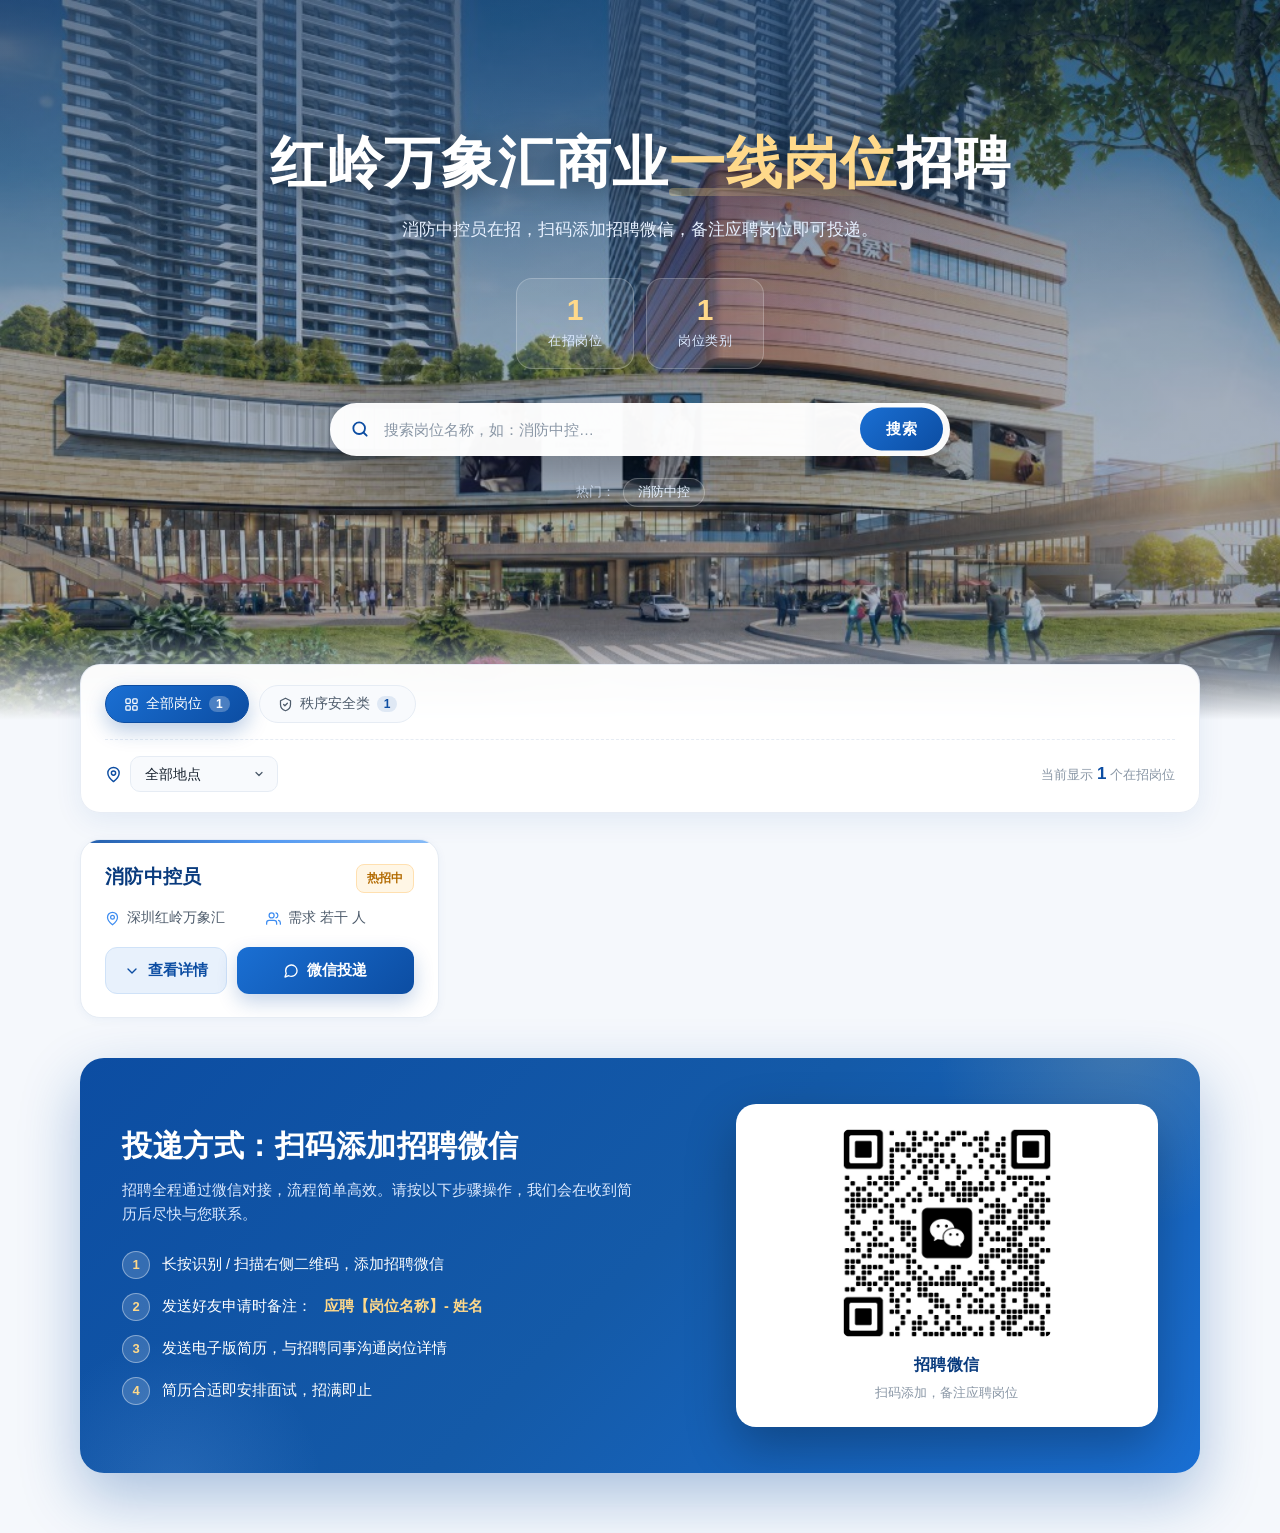
<file: index.html>
<!DOCTYPE html>
<html lang="zh-CN">
<head>
    <meta charset="UTF-8">
    <meta name="viewport" content="width=device-width, initial-scale=1.0, viewport-fit=cover">
    <meta name="theme-color" content="#0c4da2">
    <meta name="site-data" content="data/site.json">
    <meta name="description" content="红岭万象汇商业一线岗位招聘，深圳红岭万象汇多岗位在招，扫码添加招聘微信即可投递。">
    <meta property="og:title" content="红岭万象汇商业一线岗位招聘 | 深圳红岭万象汇">
    <meta property="og:description" content="红岭万象汇商业一线岗位招聘，深圳红岭万象汇多岗位在招，扫码添加招聘微信即可投递。">
    <meta property="og:type" content="website">
    <title>红岭万象汇商业一线岗位招聘 | 深圳红岭万象汇</title>
    <style>
        /* ===== 设计令牌 ===== */
        * {
            margin: 0;
            padding: 0;
            box-sizing: border-box;
            -webkit-tap-highlight-color: transparent;
        }
        :root {
            --brand: #0c4da2;
            --brand-2: #1a6fd3;
            --brand-light: #3f8df0;
            --brand-deep: #083a7d;
            --brand-soft: #e8f1fc;
            --accent: #f5a623;
            --accent-soft: #fff6e5;
            --ink: #16212e;
            --ink-2: #4d5b6b;
            --ink-3: #8a97a6;
            --line: #e6ecf4;
            --line-2: #f0f4f9;
            --bg: #f5f8fc;
            --card: #ffffff;
            --radius: 20px;
            --radius-sm: 12px;
            --shadow-sm: 0 2px 10px rgba(12, 77, 162, 0.05);
            --shadow: 0 8px 28px rgba(12, 77, 162, 0.08);
            --shadow-lg: 0 22px 52px rgba(12, 77, 162, 0.16);
            --ease: cubic-bezier(0.4, 0, 0.2, 1);
            --safe-top: env(safe-area-inset-top, 0px);
            --safe-bottom: env(safe-area-inset-bottom, 0px);
        }
        html {
            scroll-behavior: smooth;
            -webkit-text-size-adjust: 100%;
        }
        body {
            font-family: "PingFang SC", "HarmonyOS Sans SC", "Microsoft YaHei", "Helvetica Neue", Arial, sans-serif;
            background: var(--bg);
            color: var(--ink);
            line-height: 1.65;
            -webkit-font-smoothing: antialiased;
            -moz-osx-font-smoothing: grayscale;
            overflow-x: hidden;
        }
        img { max-width: 100%; display: block; }
        button, input, select { font-family: inherit; }
        button { cursor: pointer; }

        /* ===== 滚动进度条 ===== */
        .scroll-progress {
            position: fixed;
            top: 0;
            left: 0;
            height: 3px;
            width: 0%;
            background: linear-gradient(90deg, var(--brand-2), var(--accent));
            z-index: 100;
            transition: width 0.1s linear;
            border-radius: 0 3px 3px 0;
        }

        /* ===== 顶部吸附栏 ===== */
        .sticky-bar {
            position: fixed;
            top: 0;
            left: 0;
            right: 0;
            z-index: 90;
            padding: calc(10px + var(--safe-top)) 16px 10px;
            background: rgba(255, 255, 255, 0.88);
            backdrop-filter: saturate(180%) blur(16px);
            -webkit-backdrop-filter: saturate(180%) blur(16px);
            border-bottom: 1px solid rgba(230, 236, 244, 0.9);
            transform: translateY(-105%);
            transition: transform 0.35s var(--ease), box-shadow 0.35s var(--ease);
        }
        .sticky-bar.show {
            transform: translateY(0);
            box-shadow: 0 4px 20px rgba(12, 77, 162, 0.08);
        }
        .sticky-inner {
            max-width: 1160px;
            margin: 0 auto;
            display: flex;
            align-items: center;
            gap: 12px;
        }
        .sticky-brand {
            display: flex;
            align-items: center;
            gap: 8px;
            font-size: 15px;
            font-weight: 800;
            color: var(--brand-deep);
            white-space: nowrap;
            letter-spacing: 0.5px;
        }
        .sticky-brand .dot {
            width: 8px;
            height: 8px;
            border-radius: 50%;
            background: linear-gradient(135deg, var(--brand-2), var(--accent));
            box-shadow: 0 0 0 4px rgba(26, 111, 211, 0.14);
        }
        .sticky-search {
            flex: 1;
            position: relative;
            display: flex;
            align-items: center;
        }
        .sticky-search svg {
            position: absolute;
            left: 14px;
            width: 16px;
            height: 16px;
            stroke: var(--ink-3);
            pointer-events: none;
        }
        .sticky-search input {
            width: 100%;
            border: 1.5px solid var(--line);
            background: rgba(244, 247, 251, 0.9);
            border-radius: 999px;
            padding: 10px 38px 10px 40px;
            font-size: 14px;
            color: var(--ink);
            outline: none;
            transition: all 0.2s var(--ease);
        }
        .sticky-search input:focus {
            border-color: var(--brand-2);
            background: #fff;
            box-shadow: 0 0 0 3px rgba(26, 111, 211, 0.12);
        }
        .sticky-search input::-webkit-search-cancel-button { display: none; }
        .sticky-clear {
            position: absolute;
            right: 10px;
            width: 22px;
            height: 22px;
            border: none;
            border-radius: 50%;
            background: #dbe4ee;
            color: #fff;
            font-size: 14px;
            line-height: 1;
            display: none;
            align-items: center;
            justify-content: center;
            transition: background 0.2s;
        }
        .sticky-clear.show { display: flex; }
        .sticky-clear:hover { background: var(--ink-3); }
        .sticky-count {
            font-size: 13px;
            white-space: nowrap;
            padding: 6px 12px;
            background: var(--brand-soft);
            border-radius: 999px;
            color: var(--brand);
            font-weight: 600;
        }
        .sticky-count b { font-size: 15px; }

        /* ===== Hero ===== */
        .hero {
            position: relative;
            color: #fff;
            /* 尽量接近原图 16:9，抬高首屏少裁切 */
            min-height: clamp(520px, 56.25vw, 720px);
            padding: calc(56px + var(--safe-top)) 22px 140px;
            display: flex;
            align-items: center;
            justify-content: center;
            background:
                radial-gradient(120% 80% at 50% 0%, rgba(12, 77, 162, 0.18) 0%, transparent 58%),
                linear-gradient(180deg, rgba(4, 22, 50, 0.55) 0%, rgba(6, 34, 72, 0.38) 45%, rgba(10, 46, 92, 0.32) 100%),
                url("assets/hero-bg.jpg") center center / cover no-repeat;
            text-align: center;
            overflow: hidden;
            box-sizing: border-box;
        }
        .hero::after {
            content: "";
            position: absolute;
            left: 0; right: 0; bottom: 0;
            height: 90px;
            background: linear-gradient(180deg, transparent, var(--bg));
            z-index: 1;
            pointer-events: none;
        }
        .hero-inner {
            position: relative;
            z-index: 2;
            max-width: 1080px;
            margin: 0 auto;
        }
        .hero h1 {
            font-size: clamp(30px, 6vw, 56px);
            font-weight: 800;
            letter-spacing: 1px;
            line-height: 1.22;
            margin-bottom: 18px;
            text-shadow: 0 6px 30px rgba(0, 0, 0, 0.4);
            animation: fadeDown 0.7s var(--ease) both;
        }
        .hero h1 em {
            font-style: normal;
            color: #ffd98a;
            position: relative;
            display: inline-block;
        }
        .hero h1 em::after {
            content: "";
            position: absolute;
            left: 0; right: 0;
            bottom: 2px;
            height: 8px;
            background: linear-gradient(90deg, rgba(255, 217, 138, 0.35), rgba(255, 217, 138, 0));
            border-radius: 4px;
            z-index: -1;
        }
        .hero-sub {
            font-size: clamp(14px, 2.2vw, 17px);
            color: #e6f0ff;
            max-width: 620px;
            margin: 0 auto 34px;
            opacity: 0.92;
            animation: fadeDown 0.7s var(--ease) 0.1s both;
        }
        .hero-stats {
            display: flex;
            justify-content: center;
            gap: 12px;
            flex-wrap: wrap;
            margin-bottom: 34px;
            animation: fadeDown 0.7s var(--ease) 0.2s both;
        }
        .hero-stat {
            background: rgba(255, 255, 255, 0.1);
            border: 1px solid rgba(255, 255, 255, 0.22);
            backdrop-filter: blur(10px);
            -webkit-backdrop-filter: blur(10px);
            border-radius: 16px;
            padding: 14px 28px;
            min-width: 118px;
            transition: transform 0.25s var(--ease), background 0.25s;
        }
        .hero-stat:hover {
            background: rgba(255, 255, 255, 0.16);
            transform: translateY(-3px);
        }
        .hero-stat b {
            display: block;
            font-size: 30px;
            font-weight: 800;
            color: #ffd98a;
            line-height: 1.15;
            font-variant-numeric: tabular-nums;
        }
        .hero-stat span {
            font-size: 12.5px;
            color: #dbe9ff;
            letter-spacing: 0.5px;
        }

        /* ===== 搜索框 ===== */
        .hero-search {
            position: relative;
            max-width: 620px;
            margin: 0 auto 22px;
            animation: fadeDown 0.7s var(--ease) 0.3s both;
        }
        .hero-search input {
            width: 100%;
            border: none;
            outline: none;
            background: rgba(255, 255, 255, 0.97);
            border-radius: 999px;
            padding: 18px 132px 18px 54px;
            font-size: 15px;
            color: var(--ink);
            box-shadow: 0 16px 44px rgba(0, 0, 0, 0.3);
            transition: box-shadow 0.25s var(--ease);
        }
        .hero-search input:focus {
            box-shadow: 0 16px 44px rgba(0, 0, 0, 0.3), 0 0 0 4px rgba(255, 217, 138, 0.35);
        }
        .hero-search input::placeholder { color: var(--ink-3); }
        .hero-search .search-icon {
            position: absolute;
            left: 20px;
            top: 50%;
            transform: translateY(-50%);
            width: 20px;
            height: 20px;
            stroke: var(--brand);
            pointer-events: none;
        }
        .hero-search .search-btn {
            position: absolute;
            right: 7px;
            top: 50%;
            transform: translateY(-50%);
            border: none;
            cursor: pointer;
            background: linear-gradient(135deg, var(--brand-2), var(--brand));
            color: #fff;
            border-radius: 999px;
            padding: 12px 26px;
            font-size: 15px;
            font-weight: 600;
            transition: transform 0.2s var(--ease), box-shadow 0.2s;
            letter-spacing: 0.5px;
        }
        .hero-search .search-btn:hover {
            transform: translateY(-50%) scale(1.04);
            box-shadow: 0 8px 22px rgba(26, 111, 211, 0.5);
        }
        .hero-search .search-btn:active { transform: translateY(-50%) scale(0.97); }
        .hero-search .clear-btn {
            position: absolute;
            left: 44px;
            top: 50%;
            transform: translateY(-50%);
            width: 22px;
            height: 22px;
            border: none;
            border-radius: 50%;
            background: #dbe4ee;
            color: #fff;
            font-size: 14px;
            line-height: 1;
            display: none;
            align-items: center;
            justify-content: center;
            transition: background 0.2s;
        }
        .hero-search .clear-btn.show { display: flex; }
        .hero-search .clear-btn:hover { background: var(--ink-3); }

        /* ===== 热门搜索标签 ===== */
        .hot-tags {
            display: flex;
            justify-content: center;
            align-items: center;
            flex-wrap: wrap;
            gap: 8px;
            font-size: 13px;
            color: rgba(219, 233, 255, 0.75);
            animation: fadeDown 0.7s var(--ease) 0.4s both;
        }
        .hot-tags button {
            border: 1px solid rgba(255, 255, 255, 0.25);
            background: rgba(255, 255, 255, 0.08);
            color: #e6f0ff;
            border-radius: 999px;
            padding: 5px 14px;
            font-size: 12.5px;
            transition: all 0.2s var(--ease);
        }
        .hot-tags button:hover {
            background: rgba(255, 217, 138, 0.2);
            border-color: rgba(255, 217, 138, 0.6);
            color: #ffd98a;
            transform: translateY(-1px);
        }

        /* ===== 主体容器 ===== */
        .container {
            max-width: 1160px;
            margin: 0 auto;
            padding: 0 20px;
        }

        /* ===== 筛选栏 ===== */
        .toolbar {
            margin-top: -56px;
            position: relative;
            z-index: 5;
            background: rgba(255, 255, 255, 0.96);
            backdrop-filter: blur(10px);
            border-radius: var(--radius);
            box-shadow: var(--shadow);
            padding: 20px 24px;
            border: 1px solid rgba(230, 236, 244, 0.9);
        }
        .chips {
            display: flex;
            flex-wrap: wrap;
            gap: 10px;
            margin-bottom: 16px;
        }
        .chip {
            border: 1.5px solid var(--line);
            background: #f8fafd;
            color: var(--ink-2);
            border-radius: 999px;
            padding: 9px 18px;
            font-size: 14px;
            font-weight: 500;
            cursor: pointer;
            transition: all 0.22s var(--ease);
            display: inline-flex;
            align-items: center;
            gap: 7px;
            white-space: nowrap;
        }
        .chip svg {
            width: 15px;
            height: 15px;
            stroke: currentColor;
            flex-shrink: 0;
        }
        .chip .chip-num {
            font-size: 12px;
            font-weight: 700;
            background: rgba(12, 77, 162, 0.1);
            color: var(--brand);
            border-radius: 999px;
            padding: 1px 7px;
            min-width: 20px;
            text-align: center;
            transition: all 0.22s;
        }
        .chip:hover {
            border-color: var(--brand-2);
            color: var(--brand);
            transform: translateY(-1px);
        }
        .chip.active {
            background: linear-gradient(135deg, var(--brand-2), var(--brand));
            border-color: var(--brand);
            color: #fff;
            box-shadow: 0 8px 20px rgba(12, 77, 162, 0.28);
        }
        .chip.active .chip-num {
            background: rgba(255, 255, 255, 0.25);
            color: #fff;
        }
        .toolbar-row {
            display: flex;
            align-items: center;
            justify-content: space-between;
            gap: 14px;
            flex-wrap: wrap;
            border-top: 1px dashed var(--line);
            padding-top: 16px;
        }
        .toolbar-left {
            display: flex;
            align-items: center;
            gap: 12px;
            flex-wrap: wrap;
        }
        .location-select {
            position: relative;
            display: flex;
            align-items: center;
            gap: 8px;
            font-size: 14px;
            color: var(--ink-2);
        }
        .location-select > svg {
            width: 17px;
            height: 17px;
            stroke: var(--brand);
            flex-shrink: 0;
        }
        .location-select select {
            border: 1.5px solid var(--line);
            background: #f8fafd;
            border-radius: 10px;
            padding: 9px 34px 9px 14px;
            font-size: 14px;
            color: var(--ink);
            outline: none;
            cursor: pointer;
            appearance: none;
            background-image: url("data:image/svg+xml,%3Csvg xmlns='http://www.w3.org/2000/svg' width='12' height='12' viewBox='0 0 24 24' fill='none' stroke='%234d5b6b' stroke-width='2.5' stroke-linecap='round' stroke-linejoin='round'%3E%3Cpolyline points='6 9 12 15 18 9'/%3E%3C/svg%3E");
            background-repeat: no-repeat;
            background-position: right 12px center;
            transition: all 0.2s;
        }
        .location-select select:focus {
            border-color: var(--brand-2);
            box-shadow: 0 0 0 3px rgba(26, 111, 211, 0.12);
        }
        .reset-btn {
            display: none;
            align-items: center;
            gap: 6px;
            border: 1.5px solid var(--line);
            background: #fff;
            color: var(--ink-2);
            border-radius: 10px;
            padding: 9px 14px;
            font-size: 13.5px;
            transition: all 0.2s;
        }
        .reset-btn.show { display: inline-flex; }
        .reset-btn:hover {
            border-color: #ffc9c9;
            color: #d64545;
            background: #fff5f5;
        }
        .reset-btn svg {
            width: 14px;
            height: 14px;
            stroke: currentColor;
        }
        .result-count {
            font-size: 13px;
            color: var(--ink-3);
        }
        .result-count b {
            color: var(--brand);
            font-size: 17px;
            font-weight: 800;
            font-variant-numeric: tabular-nums;
        }

        /* ===== 岗位列表（关键修复：align-items: start） ===== */
        .job-grid {
            display: grid;
            grid-template-columns: repeat(auto-fill, minmax(340px, 1fr));
            gap: 22px;
            margin: 26px 0 40px;
            /* 核心修复：让每张卡片独立高度，展开时不会把同行的卡片一起拉长 */
            align-items: start;
        }
        .job-card {
            background: var(--card);
            border: 1px solid var(--line);
            border-radius: var(--radius);
            box-shadow: var(--shadow-sm);
            padding: 24px 24px 22px;
            display: flex;
            flex-direction: column;
            transition: transform 0.28s var(--ease), box-shadow 0.28s var(--ease), border-color 0.28s;
            position: relative;
            overflow: hidden;
            animation: cardIn 0.45s var(--ease) backwards;
            animation-delay: var(--delay, 0s);
        }
        @keyframes cardIn {
            from { opacity: 0; transform: translateY(18px); }
            to { opacity: 1; transform: translateY(0); }
        }
        .job-card::before {
            content: "";
            position: absolute;
            top: 0;
            left: 0;
            right: 0;
            height: 3px;
            background: linear-gradient(90deg, var(--brand), var(--brand-light), #7cb6f7);
            opacity: 0.9;
        }
        .job-card:hover {
            transform: translateY(-4px);
            box-shadow: var(--shadow-lg);
            border-color: #d6e4f7;
        }
        .job-top {
            display: flex;
            align-items: flex-start;
            justify-content: space-between;
            gap: 12px;
            margin-bottom: 14px;
        }
        .job-title {
            font-size: 19px;
            font-weight: 700;
            color: var(--brand-deep);
            line-height: 1.35;
            letter-spacing: 0.3px;
        }
        .job-tag {
            flex-shrink: 0;
            font-size: 11.5px;
            font-weight: 600;
            color: var(--brand);
            background: var(--brand-soft);
            border: 1px solid #cfe2f8;
            border-radius: 8px;
            padding: 4px 10px;
            white-space: nowrap;
        }
        .job-tag.hot {
            color: #b26a00;
            background: var(--accent-soft);
            border-color: #ffe0b0;
        }
        .job-meta {
            display: grid;
            grid-template-columns: 1fr 1fr;
            gap: 8px 14px;
            margin: 0 0 18px;
        }
        .meta-item {
            display: flex;
            align-items: center;
            gap: 7px;
            font-size: 13.5px;
            color: var(--ink-2);
            min-width: 0;
        }
        .meta-item svg {
            width: 15px;
            height: 15px;
            stroke: var(--brand-light);
            flex-shrink: 0;
        }
        .meta-item span {
            overflow: hidden;
            text-overflow: ellipsis;
            white-space: nowrap;
        }
        .meta-item.full {
            grid-column: 1 / -1;
        }
        .meta-item.full span {
            white-space: normal;
            line-height: 1.5;
        }
        .job-actions {
            margin-top: auto;
            display: flex;
            gap: 10px;
        }
        .btn {
            border: none;
            cursor: pointer;
            border-radius: 12px;
            font-size: 14.5px;
            font-weight: 600;
            padding: 13px 18px;
            display: inline-flex;
            align-items: center;
            justify-content: center;
            gap: 8px;
            transition: all 0.22s var(--ease);
            text-decoration: none;
            min-height: 46px;
        }
        .btn svg {
            width: 16px;
            height: 16px;
            stroke: currentColor;
            flex-shrink: 0;
        }
        .btn-primary {
            flex: 1;
            background: linear-gradient(135deg, var(--brand-2), var(--brand));
            color: #fff;
            box-shadow: 0 8px 20px rgba(12, 77, 162, 0.24);
        }
        .btn-primary:hover {
            transform: translateY(-2px);
            box-shadow: 0 12px 28px rgba(12, 77, 162, 0.36);
        }
        .btn-primary:active { transform: translateY(0) scale(0.98); }
        .btn-ghost {
            background: var(--brand-soft);
            color: var(--brand);
            border: 1px solid #cfe2f8;
        }
        .btn-ghost:hover {
            background: #dceafb;
            border-color: #b5d2f2;
        }
        .btn-ghost:active { transform: scale(0.98); }
        .btn-ghost svg {
            transition: transform 0.28s var(--ease);
        }
        .btn-ghost.open svg { transform: rotate(180deg); }

        /* 详情展开 */
        .job-detail {
            display: grid;
            grid-template-rows: 0fr;
            transition: grid-template-rows 0.4s var(--ease);
            border-top: 1px dashed transparent;
            margin-top: 0;
        }
        .job-detail > .detail-inner {
            overflow: hidden;
            min-height: 0; /* 关键：配合 0fr→1fr 动画，防止内容溢出撑开 */
        }
        .job-detail.open {
            grid-template-rows: 1fr;
            border-top-color: var(--line);
            margin-top: 18px;
        }
        .job-detail.open > .detail-inner {
            padding-top: 18px;
        }
        .detail-block { margin-bottom: 16px; }
        .detail-block:last-child { margin-bottom: 0; }
        .detail-block h4 {
            font-size: 14px;
            font-weight: 700;
            color: var(--brand-deep);
            margin-bottom: 10px;
            display: flex;
            align-items: center;
            gap: 7px;
        }
        .detail-block h4 svg {
            width: 15px;
            height: 15px;
            stroke: var(--brand);
            flex-shrink: 0;
        }
        .detail-block ul { list-style: none; padding: 0; }
        .detail-block li {
            position: relative;
            padding-left: 20px;
            font-size: 13.5px;
            color: var(--ink-2);
            margin-bottom: 7px;
            line-height: 1.72;
        }
        .detail-block li::before {
            content: "";
            position: absolute;
            left: 4px;
            top: 10px;
            width: 6px;
            height: 6px;
            border-radius: 50%;
            background: var(--brand-light);
        }

        /* 空状态 */
        .empty-state {
            text-align: center;
            padding: 70px 20px;
            color: var(--ink-3);
            grid-column: 1 / -1;
            animation: cardIn 0.4s var(--ease);
        }
        .empty-state svg {
            width: 52px;
            height: 52px;
            stroke: #c3cfdc;
            margin: 0 auto 16px;
        }
        .empty-state p {
            font-size: 15px;
            margin-bottom: 18px;
        }
        .empty-state .btn-reset {
            display: inline-flex;
            align-items: center;
            gap: 6px;
            border: 1.5px solid var(--line);
            background: #fff;
            color: var(--brand);
            border-radius: 999px;
            padding: 9px 22px;
            font-size: 14px;
            font-weight: 600;
            transition: all 0.2s;
        }
        .empty-state .btn-reset:hover {
            border-color: var(--brand-2);
            background: var(--brand-soft);
        }

        /* ===== 投递引导 ===== */
        .apply-guide {
            position: relative;
            background: linear-gradient(135deg, #0c4da2 0%, #145aa8 50%, #1a6fd3 100%);
            border-radius: 24px;
            padding: 46px 42px;
            color: #fff;
            margin: 20px 0 60px;
            display: grid;
            grid-template-columns: 1.35fr 1fr;
            gap: 44px;
            align-items: center;
            box-shadow: 0 24px 60px rgba(12, 77, 162, 0.32);
            overflow: hidden;
        }
        .apply-guide::before {
            content: "";
            position: absolute;
            top: -50%;
            right: -10%;
            width: 380px;
            height: 380px;
            border-radius: 50%;
            background: radial-gradient(circle, rgba(255, 217, 138, 0.18), transparent 70%);
            pointer-events: none;
        }
        .apply-guide::after {
            content: "";
            position: absolute;
            bottom: -40%;
            left: -5%;
            width: 300px;
            height: 300px;
            border-radius: 50%;
            background: radial-gradient(circle, rgba(124, 182, 247, 0.18), transparent 70%);
            pointer-events: none;
        }
        .apply-guide > * { position: relative; z-index: 1; }
        .apply-guide h2 {
            font-size: clamp(22px, 3vw, 30px);
            font-weight: 800;
            margin-bottom: 14px;
            line-height: 1.3;
            letter-spacing: 0.5px;
        }
        .apply-guide p {
            color: #dbe9ff;
            font-size: 14.5px;
            margin-bottom: 24px;
            max-width: 520px;
        }
        .guide-steps {
            list-style: none;
            display: flex;
            flex-direction: column;
            gap: 14px;
        }
        .guide-steps li {
            display: flex;
            align-items: center;
            gap: 12px;
            font-size: 14.5px;
            line-height: 1.5;
        }
        .guide-steps li b {
            color: #ffd98a;
            font-weight: 700;
        }
        .guide-steps .step-num {
            width: 28px;
            height: 28px;
            flex-shrink: 0;
            border-radius: 50%;
            background: rgba(255, 255, 255, 0.16);
            border: 1px solid rgba(255, 255, 255, 0.4);
            display: inline-flex;
            align-items: center;
            justify-content: center;
            font-size: 13px;
            font-weight: 700;
            color: #ffd98a;
        }
        .qr-box {
            background: #fff;
            border-radius: 20px;
            padding: 24px;
            text-align: center;
            box-shadow: 0 20px 50px rgba(0, 0, 0, 0.28);
            transition: transform 0.3s var(--ease);
        }
        .qr-box:hover { transform: translateY(-4px); }
        .qr-box img {
            width: 210px;
            height: 210px;
            margin: 0 auto 14px;
            border-radius: 10px;
        }
        .qr-box .qr-title {
            font-weight: 800;
            color: var(--brand-deep);
            font-size: 16px;
            margin-bottom: 4px;
            letter-spacing: 0.5px;
        }
        .qr-box .qr-tip {
            font-size: 12.5px;
            color: var(--ink-3);
        }

        /* ===== 返回顶部 ===== */
        .scroll-top {
            position: fixed;
            right: 20px;
            bottom: calc(24px + var(--safe-bottom));
            width: 48px;
            height: 48px;
            border: none;
            border-radius: 50%;
            background: rgba(255, 255, 255, 0.96);
            backdrop-filter: blur(10px);
            color: var(--brand);
            box-shadow: 0 8px 26px rgba(12, 77, 162, 0.22);
            border: 1px solid var(--line);
            display: flex;
            align-items: center;
            justify-content: center;
            z-index: 60;
            opacity: 0;
            visibility: hidden;
            transform: translateY(12px) scale(0.9);
            transition: all 0.3s var(--ease);
        }
        .scroll-top.show {
            opacity: 1;
            visibility: visible;
            transform: translateY(0) scale(1);
        }
        .scroll-top:hover {
            background: var(--brand);
            color: #fff;
            transform: translateY(-3px) scale(1.06);
            box-shadow: 0 12px 30px rgba(12, 77, 162, 0.35);
        }
        .scroll-top svg {
            width: 20px;
            height: 20px;
            stroke: currentColor;
            stroke-width: 2.5;
        }

        /* ===== 弹窗 ===== */
        .modal-mask {
            position: fixed;
            inset: 0;
            background: rgba(6, 22, 44, 0.68);
            backdrop-filter: blur(6px);
            -webkit-backdrop-filter: blur(6px);
            display: flex;
            align-items: center;
            justify-content: center;
            z-index: 120;
            opacity: 0;
            visibility: hidden;
            transition: opacity 0.28s var(--ease), visibility 0.28s;
            padding: 20px;
        }
        .modal-mask.show {
            opacity: 1;
            visibility: visible;
        }
        .modal {
            background: #fff;
            border-radius: 24px;
            width: 100%;
            max-width: 400px;
            padding: 32px 28px 26px;
            text-align: center;
            transform: translateY(24px) scale(0.95);
            transition: transform 0.32s var(--ease);
            box-shadow: 0 40px 90px rgba(0, 0, 0, 0.4);
            position: relative;
            max-height: calc(100vh - 40px);
            overflow-y: auto;
        }
        .modal-mask.show .modal {
            transform: translateY(0) scale(1);
        }
        .modal-close {
            position: absolute;
            top: 14px;
            right: 14px;
            width: 36px;
            height: 36px;
            border: none;
            border-radius: 50%;
            background: #f0f4f9;
            color: var(--ink-2);
            cursor: pointer;
            font-size: 20px;
            line-height: 1;
            display: flex;
            align-items: center;
            justify-content: center;
            transition: all 0.2s;
        }
        .modal-close:hover {
            background: #e2eaf3;
            transform: rotate(90deg);
        }
        .modal-badge {
            display: inline-flex;
            align-items: center;
            gap: 6px;
            background: var(--brand-soft);
            color: var(--brand);
            border: 1px solid #cfe2f8;
            border-radius: 999px;
            font-size: 12px;
            font-weight: 600;
            padding: 5px 14px;
            margin-bottom: 14px;
        }
        .modal-badge::before {
            content: "";
            width: 6px;
            height: 6px;
            border-radius: 50%;
            background: #2ecc71;
            box-shadow: 0 0 0 3px rgba(46, 204, 113, 0.18);
        }
        .modal h3 {
            font-size: 21px;
            color: var(--brand-deep);
            margin-bottom: 6px;
            font-weight: 800;
        }
        .modal .modal-job-name {
            font-size: 15px;
            color: var(--ink-2);
            margin-bottom: 22px;
        }
        .modal img {
            width: 200px;
            height: 200px;
            margin: 0 auto 18px;
            border-radius: 12px;
            border: 1px solid var(--line);
            box-shadow: 0 8px 24px rgba(12, 77, 162, 0.1);
        }
        .modal .modal-tip {
            background: linear-gradient(135deg, #fff8ec, #fffdf8);
            border: 1px solid #ffe2b3;
            border-radius: 12px;
            color: #a05a00;
            font-size: 13px;
            padding: 12px 14px;
            line-height: 1.65;
            text-align: left;
        }
        .modal .modal-tip b { color: #d97706; }

        /* ===== 动画 ===== */
        @keyframes fadeDown {
            from { opacity: 0; transform: translateY(-14px); }
            to { opacity: 1; transform: translateY(0); }
        }

        /* ===== 响应式 ===== */
        @media (max-width: 900px) {
            .apply-guide {
                grid-template-columns: 1fr;
                padding: 36px 26px;
                gap: 28px;
            }
        }
        @media (max-width: 768px) {
            .container { padding: 0 16px; }
            .hero {
                min-height: clamp(460px, 72vw, 620px);
                padding: calc(48px + var(--safe-top)) 18px 120px;
            }
            .hero-stats { gap: 8px; }
            .hero-stat {
                padding: 12px 20px;
                min-width: 100px;
                flex: 1;
                max-width: 140px;
            }
            .hero-stat b { font-size: 25px; }
            .job-grid {
                grid-template-columns: 1fr;
                gap: 16px;
                margin: 20px 0 32px;
            }
            .job-card { padding: 20px 18px 18px; }
            .job-title { font-size: 18px; }

            .toolbar {
                padding: 16px 0 14px;
                border-radius: 18px;
                overflow: hidden;
            }
            .chips {
                flex-wrap: nowrap;
                overflow-x: auto;
                overflow-y: hidden;
                padding: 0 16px 4px;
                margin-bottom: 12px;
                gap: 8px;
                scrollbar-width: none;
                -ms-overflow-style: none;
                scroll-snap-type: x proximity;
                -webkit-overflow-scrolling: touch;
            }
            .chips::-webkit-scrollbar { display: none; }
            .chip {
                scroll-snap-align: start;
                padding: 8px 15px;
                font-size: 13.5px;
            }
            .toolbar-row {
                padding: 12px 16px 0;
                gap: 10px;
            }
            .toolbar-left { gap: 8px; width: 100%; }
            .location-select { flex: 1; }
            .location-select select { width: 100%; }
            .reset-btn { padding: 9px 12px; font-size: 13px; }
            .result-count {
                width: 100%;
                text-align: left;
                font-size: 12.5px;
            }
        }
        @media (max-width: 480px) {
            .hero {
                min-height: clamp(420px, 88vw, 560px);
                padding: calc(40px + var(--safe-top)) 16px 108px;
            }
            .hero-sub { margin-bottom: 26px; }
            .hero-stats { margin-bottom: 26px; }
            .hero-stat {
                padding: 10px 14px;
                min-width: 88px;
                border-radius: 14px;
            }
            .hero-stat b { font-size: 22px; }
            .hero-stat span { font-size: 11.5px; }

            .hero-search input {
                padding: 16px 100px 16px 46px;
                font-size: 14.5px;
            }
            .hero-search .search-icon { left: 17px; width: 18px; height: 18px; }
            .hero-search .search-btn {
                padding: 11px 18px;
                font-size: 14px;
            }
            .hero-search .clear-btn { left: 38px; }

            .hot-tags { font-size: 12px; gap: 6px; }
            .hot-tags button { padding: 4px 11px; font-size: 12px; }

            .sticky-brand { display: none; }
            .sticky-count { padding: 5px 10px; font-size: 12px; }

            .apply-guide {
                padding: 30px 20px;
                border-radius: 20px;
                margin-bottom: 40px;
            }
            .qr-box img { width: 180px; height: 180px; }

            .scroll-top {
                width: 44px;
                height: 44px;
                right: 14px;
                bottom: calc(18px + var(--safe-bottom));
            }

            .job-actions { gap: 8px; }
            .btn { padding: 12px 14px; font-size: 14px; min-height: 44px; }

            .modal { padding: 28px 22px 22px; border-radius: 22px; }
            .modal img { width: 180px; height: 180px; }
        }

        @media (max-height: 500px) and (orientation: landscape) {
            .modal { max-height: 90vh; }
            .modal img { width: 140px; height: 140px; }
        }

        @media (prefers-reduced-motion: reduce) {
            * {
                animation: none !important;
                transition: none !important;
                scroll-behavior: auto !important;
            }
        }
    </style>
</head>
<body>
    <!-- ===== 滚动进度 ===== -->
    <div class="scroll-progress" id="scrollProgress"></div>

    <!-- ===== 吸附顶栏 ===== -->
    <header class="sticky-bar" id="stickyBar">
        <div class="sticky-inner">
            <div class="sticky-brand">
                <span class="dot"></span>
                <span id="stickyBrandText">红岭万象汇招聘</span>
            </div>
            <div class="sticky-search">
                <svg viewBox="0 0 24 24" fill="none" stroke-width="2.2" stroke-linecap="round" stroke-linejoin="round"><circle cx="11" cy="11" r="7"/><path d="m20 20-3.5-3.5"/></svg>
                <input type="search" id="stickySearch" placeholder="搜索岗位名称…" aria-label="搜索岗位">
                <button class="sticky-clear" id="stickyClear" aria-label="清空搜索">×</button>
            </div>
            <span class="sticky-count"><b id="stickyCount">12</b> 个</span>
        </div>
    </header>

    <!-- ===== Hero 首屏（已删除图一标签） ===== -->
    <header class="hero" id="hero">
        <div class="hero-inner">
            <h1 id="heroTitle">红岭万象汇商业<em>一线岗位</em>招聘</h1>
            <p class="hero-sub" id="heroSub">多岗位在招，扫码添加招聘微信，备注应聘岗位即可投递。</p>
            <div class="hero-stats">
                <div class="hero-stat"><b id="statJobs">12</b><span>在招岗位</span></div>
                <div class="hero-stat"><b id="statCategories">4</b><span>岗位类别</span></div>
            </div>
            <div class="hero-search">
                <svg class="search-icon" viewBox="0 0 24 24" fill="none" stroke-width="2.2" stroke-linecap="round" stroke-linejoin="round"><circle cx="11" cy="11" r="7"/><path d="m20 20-3.5-3.5"/></svg>
                <input type="text" id="searchInput" placeholder="搜索岗位名称，如：工程技工、客服…" aria-label="搜索岗位" autocomplete="off">
                <button class="clear-btn" id="searchClear" aria-label="清空搜索">×</button>
                <button class="search-btn" id="searchBtn">搜索</button>
            </div>
            <div class="hot-tags" id="hotTags">
                <span>热门：</span>
                <button data-key="工程技工">工程技工</button>
                <button data-key="客服">客服</button>
                <button data-key="秩序">秩序维护</button>
                <button data-key="礼宾">礼宾</button>
            </div>
        </div>
    </header>

    <main class="container">
        <!-- ===== 筛选栏 ===== -->
        <section class="toolbar" id="toolbar">
            <div class="chips" id="categoryChips">
                <button class="chip active" data-category="all">
                    <svg viewBox="0 0 24 24" fill="none" stroke-width="2" stroke-linecap="round" stroke-linejoin="round"><rect x="3" y="3" width="7" height="7" rx="1.5"/><rect x="14" y="3" width="7" height="7" rx="1.5"/><rect x="3" y="14" width="7" height="7" rx="1.5"/><rect x="14" y="14" width="7" height="7" rx="1.5"/></svg>
                    全部岗位
                    <span class="chip-num" data-num="all">12</span>
                </button>
                <button class="chip" data-category="security">
                    <svg viewBox="0 0 24 24" fill="none" stroke-width="2" stroke-linecap="round" stroke-linejoin="round"><path d="M12 2 4 6v6c0 5 3.4 8.6 8 10 4.6-1.4 8-5 8-10V6l-8-4z"/><path d="m9 12 2 2 4-4"/></svg>
                    秩序安全类
                    <span class="chip-num" data-num="security">1</span>
                </button>
                <button class="chip" data-category="reception">
                    <svg viewBox="0 0 24 24" fill="none" stroke-width="2" stroke-linecap="round" stroke-linejoin="round"><circle cx="12" cy="8" r="4"/><path d="M4 21c0-4 3.6-6 8-6s8 2 8 6"/></svg>
                    礼宾客服类
                    <span class="chip-num" data-num="reception">3</span>
                </button>
                <button class="chip" data-category="steward">
                    <svg viewBox="0 0 24 24" fill="none" stroke-width="2" stroke-linecap="round" stroke-linejoin="round"><path d="M3 21h18"/><path d="M5 21V8l7-5 7 5v13"/><path d="M9 21v-6h6v6"/></svg>
                    管家环境类
                    <span class="chip-num" data-num="steward">2</span>
                </button>
                <button class="chip" data-category="engineering">
                    <svg viewBox="0 0 24 24" fill="none" stroke-width="2" stroke-linecap="round" stroke-linejoin="round"><path d="M14.7 6.3a4.5 4.5 0 0 0-6.4 6.4L3 18v3h3l5.3-5.3a4.5 4.5 0 0 0 6.4-6.4l-3 3-2-2 3-3z"/></svg>
                    工程技工类
                    <span class="chip-num" data-num="engineering">6</span>
                </button>
            </div>
            <div class="toolbar-row">
                <div class="toolbar-left">
                    <div class="location-select">
                        <svg viewBox="0 0 24 24" fill="none" stroke-width="2" stroke-linecap="round" stroke-linejoin="round"><path d="M20 10c0 6-8 12-8 12S4 16 4 10a8 8 0 1 1 16 0z"/><circle cx="12" cy="10" r="3"/></svg>
                        <select id="locationFilter" aria-label="按工作地点筛选">
                            <option value="">全部地点</option>
                            <option value="深圳红岭万象汇">深圳红岭万象汇</option>
                        </select>
                    </div>
                    <button class="reset-btn" id="resetBtn">
                        <svg viewBox="0 0 24 24" fill="none" stroke-width="2" stroke-linecap="round" stroke-linejoin="round"><path d="M3 12a9 9 0 1 0 3-6.7L3 8"/><path d="M3 3v5h5"/></svg>
                        重置筛选
                    </button>
                </div>
                <div class="result-count">当前显示 <b id="resultCount">12</b> 个在招岗位</div>
            </div>
        </section>

        <!-- ===== 岗位列表 ===== -->
        <section class="job-grid" id="jobGrid" aria-live="polite"></section>

        <!-- ===== 投递引导 ===== -->
        <section class="apply-guide">
            <div>
                <h2 id="applyTitle">投递方式：扫码添加招聘微信</h2>
                <p id="applyIntro">招聘全程通过微信对接，流程简单高效。请按以下步骤操作，我们会在收到简历后尽快与您联系。</p>
                <ul class="guide-steps" id="applySteps">
                    <li><span class="step-num">1</span>长按识别 / 扫描右侧二维码，添加招聘微信</li>
                    <li><span class="step-num">2</span>发送好友申请时备注：<b>应聘【岗位名称】- 姓名</b></li>
                    <li><span class="step-num">3</span>发送电子版简历，与招聘同事沟通岗位详情</li>
                    <li><span class="step-num">4</span>简历合适即安排面试，招满即止</li>
                </ul>
            </div>
            <div class="qr-box">
                <img id="applyQrImg" src="assets/wechat-qr.png" alt="招聘微信二维码" loading="lazy">
                <div class="qr-title" id="applyQrTitle">招聘微信</div>
                <div class="qr-tip" id="applyQrTip">扫码添加，备注应聘岗位</div>
            </div>
        </section>
    </main>

    <!-- ===== 返回顶部 ===== -->
    <button class="scroll-top" id="scrollTop" aria-label="返回顶部">
        <svg viewBox="0 0 24 24" fill="none" stroke-linecap="round" stroke-linejoin="round"><path d="m18 15-6-6-6 6"/></svg>
    </button>

    <!-- ===== 投递弹窗 ===== -->
    <div class="modal-mask" id="applyModal" role="dialog" aria-modal="true">
        <div class="modal">
            <button class="modal-close" id="modalClose" aria-label="关闭">&times;</button>
            <span class="modal-badge" id="modalBadge">微信投递</span>
            <h3 id="modalTitle">扫码添加招聘微信</h3>
            <p class="modal-job-name" id="modalJobName"></p>
            <img id="modalQrImg" src="assets/wechat-qr.png" alt="招聘微信二维码">
            <div class="modal-tip">长按识别二维码添加招聘微信<br>备注：应聘【<b id="modalJobTip"></b>】- 姓名</div>
        </div>
    </div>

    <script>
    (function () {
        'use strict';

        /* ===================== 站点数据（外置 JSON） ===================== */
        /* ===================== 图标 ===================== */
        const ICONS = {
            pin: '<svg viewBox="0 0 24 24" fill="none" stroke-width="2" stroke-linecap="round" stroke-linejoin="round"><path d="M20 10c0 6-8 12-8 12S4 16 4 10a8 8 0 1 1 16 0z"/><circle cx="12" cy="10" r="3"/></svg>',
            users: '<svg viewBox="0 0 24 24" fill="none" stroke-width="2" stroke-linecap="round" stroke-linejoin="round"><path d="M17 21v-2a4 4 0 0 0-4-4H5a4 4 0 0 0-4 4v2"/><circle cx="9" cy="7" r="4"/><path d="M23 21v-2a4 4 0 0 0-3-3.87"/><path d="M16 3.13a4 4 0 0 1 0 7.75"/></svg>',
            wechat: '<svg viewBox="0 0 24 24" fill="none" stroke-width="2" stroke-linecap="round" stroke-linejoin="round"><path d="M21 11.5a8.38 8.38 0 0 1-.9 3.8 8.5 8.5 0 0 1-7.6 4.7 8.38 8.38 0 0 1-3.8-.9L3 21l1.9-5.7a8.38 8.38 0 0 1-.9-3.8 8.5 8.5 0 0 1 4.7-7.6 8.38 8.38 0 0 1 3.8-.9h.5a8.48 8.48 0 0 1 8 8v.5z"/></svg>',
            task: '<svg viewBox="0 0 24 24" fill="none" stroke-width="2" stroke-linecap="round" stroke-linejoin="round"><path d="M9 11l3 3L22 4"/><path d="M21 12v7a2 2 0 0 1-2 2H5a2 2 0 0 1-2-2V5a2 2 0 0 1 2-2h11"/></svg>',
            cap: '<svg viewBox="0 0 24 24" fill="none" stroke-width="2" stroke-linecap="round" stroke-linejoin="round"><path d="M22 10 12 5 2 10l10 5 10-5z"/><path d="M6 12v5c0 1.7 2.7 3 6 3s6-1.3 6-3v-5"/></svg>',
            chevron: '<svg viewBox="0 0 24 24" fill="none" stroke-width="2" stroke-linecap="round" stroke-linejoin="round"><polyline points="6 9 12 15 18 9"/></svg>',
            empty: '<svg viewBox="0 0 24 24" fill="none" stroke-width="1.6" stroke-linecap="round" stroke-linejoin="round"><circle cx="11" cy="11" r="7"/><path d="m20 20-3.5-3.5"/><path d="M8 11h6"/></svg>'
        };

        const CHIP_ICONS = {"all": "<svg viewBox=\"0 0 24 24\" fill=\"none\" stroke-width=\"2\" stroke-linecap=\"round\" stroke-linejoin=\"round\"><rect x=\"3\" y=\"3\" width=\"7\" height=\"7\" rx=\"1.5\"/><rect x=\"14\" y=\"3\" width=\"7\" height=\"7\" rx=\"1.5\"/><rect x=\"3\" y=\"14\" width=\"7\" height=\"7\" rx=\"1.5\"/><rect x=\"14\" y=\"14\" width=\"7\" height=\"7\" rx=\"1.5\"/></svg>", "security": "<svg viewBox=\"0 0 24 24\" fill=\"none\" stroke-width=\"2\" stroke-linecap=\"round\" stroke-linejoin=\"round\"><path d=\"M12 2 4 6v6c0 5 3.4 8.6 8 10 4.6-1.4 8-5 8-10V6l-8-4z\"/><path d=\"m9 12 2 2 4-4\"/></svg>", "reception": "<svg viewBox=\"0 0 24 24\" fill=\"none\" stroke-width=\"2\" stroke-linecap=\"round\" stroke-linejoin=\"round\"><circle cx=\"12\" cy=\"8\" r=\"4\"/><path d=\"M4 21c0-4 3.6-6 8-6s8 2 8 6\"/></svg>", "steward": "<svg viewBox=\"0 0 24 24\" fill=\"none\" stroke-width=\"2\" stroke-linecap=\"round\" stroke-linejoin=\"round\"><path d=\"M3 21h18\"/><path d=\"M5 21V8l7-5 7 5v13\"/><path d=\"M9 21v-6h6v6\"/></svg>", "engineering": "<svg viewBox=\"0 0 24 24\" fill=\"none\" stroke-width=\"2\" stroke-linecap=\"round\" stroke-linejoin=\"round\"><path d=\"M14.7 6.3a4.5 4.5 0 0 0-6.4 6.4L3 18v3h3l5.3-5.3a4.5 4.5 0 0 0 6.4-6.4l-3 3-2-2 3-3z\"/></svg>"};

        /* ===================== 状态 ===================== */
        let jobs = [];
        let siteConfig = null;
        const state = {
            category: 'all',
            location: '',
            search: ''
        };

        /* ===================== DOM 引用 ===================== */
        const $ = id => document.getElementById(id);
        const grid = $('jobGrid');
        const resultCount = $('resultCount');
        const stickyCount = $('stickyCount');
        const searchInput = $('searchInput');
        const stickySearch = $('stickySearch');
        const searchClear = $('searchClear');
        const stickyClear = $('stickyClear');
        const resetBtn = $('resetBtn');
        const scrollTopBtn = $('scrollTop');
        const stickyBar = $('stickyBar');
        const progress = $('scrollProgress');
        const applyModal = $('applyModal');

        function escapeHtml(str) {
            return String(str == null ? '' : str)
                .replace(/&/g, '&amp;')
                .replace(/</g, '&lt;')
                .replace(/>/g, '&gt;')
                .replace(/"/g, '&quot;');
        }

        function resolveDataUrl() {
            const meta = document.querySelector('meta[name="site-data"]');
            if (meta && meta.content) return meta.content;
            return 'data/site.json';
        }

        function applySiteCopy(site) {
            document.title = site.siteTitle || document.title;
            var desc = site.siteDescription || '';
            if (desc) {
                var metaDesc = document.querySelector('meta[name="description"]');
                if (metaDesc) metaDesc.setAttribute('content', desc);
                var ogDesc = document.querySelector('meta[property="og:description"]');
                if (ogDesc) ogDesc.setAttribute('content', desc);
            }
            if (site.siteTitle) {
                var ogTitle = document.querySelector('meta[property="og:title"]');
                if (ogTitle) ogTitle.setAttribute('content', site.siteTitle);
            }
            const brand = document.getElementById('stickyBrandText');
            if (brand && site.stickyBrand) brand.textContent = site.stickyBrand;
            const heroTitle = document.getElementById('heroTitle');
            if (heroTitle && site.heroTitleHtml) heroTitle.innerHTML = site.heroTitleHtml;
            const heroSub = document.getElementById('heroSub');
            if (heroSub && site.heroSub) heroSub.textContent = site.heroSub;
            if ($('statJobs')) $('statJobs').textContent = String((site.jobs || []).length);
            if ($('statLocations')) {
                $('statLocations').textContent = String(
                    site.statLocations != null ? site.statLocations : (site.locations || []).length
                );
            }
            if ($('statCategories')) {
                $('statCategories').textContent = String(
                    site.statCategories != null
                        ? site.statCategories
                        : Math.max(0, (site.categories || []).filter(c => c.id !== 'all').length)
                );
            }
            if (searchInput && site.searchPlaceholder) searchInput.placeholder = site.searchPlaceholder;

            const hotTags = document.getElementById('hotTags');
            if (hotTags && Array.isArray(site.hotTags)) {
                hotTags.innerHTML = '<span>热门：</span>' + site.hotTags.map(function (t) {
                    return '<button type="button" data-key="' + escapeHtml(t.key) + '">' +
                        escapeHtml(t.label || t.key) + '</button>';
                }).join('');
                hotTags.querySelectorAll('button').forEach(function (btn) {
                    btn.addEventListener('click', function () {
                        applySearch(this.getAttribute('data-key'));
                        document.getElementById('toolbar').scrollIntoView({ behavior: 'smooth', block: 'start' });
                    });
                });
            }

            const chips = document.getElementById('categoryChips');
            if (chips && Array.isArray(site.categories)) {
                chips.innerHTML = site.categories.map(function (cat, idx) {
                    const icon = CHIP_ICONS[cat.id] || CHIP_ICONS.all;
                    const active = (idx === 0 || cat.id === 'all') ? ' active' : '';
                    return '<button class="chip' + active + '" data-category="' + escapeHtml(cat.id) + '">' +
                        icon + ' ' + escapeHtml(cat.name) +
                        '<span class="chip-num" data-num="' + escapeHtml(cat.id) + '">0</span></button>';
                }).join('');
                chips.querySelectorAll('.chip').forEach(function (chip) {
                    chip.addEventListener('click', function () {
                        chips.querySelectorAll('.chip').forEach(function (c) { c.classList.remove('active'); });
                        this.classList.add('active');
                        state.category = this.getAttribute('data-category');
                        renderJobs();
                    });
                });
            }

            const locSel = $('locationFilter');
            if (locSel && Array.isArray(site.locations)) {
                locSel.innerHTML = '<option value="">全部地点</option>' + site.locations.map(function (loc) {
                    return '<option value="' + escapeHtml(loc) + '">' + escapeHtml(loc) + '</option>';
                }).join('');
            }

            const apply = site.apply || {};
            const applyTitle = document.getElementById('applyTitle');
            if (applyTitle && apply.title) applyTitle.textContent = apply.title;
            const applyIntro = document.getElementById('applyIntro');
            if (applyIntro && apply.intro) applyIntro.textContent = apply.intro;
            const applySteps = document.getElementById('applySteps');
            if (applySteps && Array.isArray(apply.steps)) {
                applySteps.innerHTML = apply.steps.map(function (step, i) {
                    let html = escapeHtml(step);
                    html = html.replace(/应聘【岗位名称】- 姓名/g, '<b>应聘【岗位名称】- 姓名</b>');
                    return '<li><span class="step-num">' + (i + 1) + '</span>' + html + '</li>';
                }).join('');
            }
            const qrImg = document.getElementById('applyQrImg');
            const modalQr = document.getElementById('modalQrImg');
            if (apply.qrImage) {
                var qrSrc = apply.qrImage;
                var dataMeta = document.querySelector('meta[name="site-data"]');
                if (dataMeta && dataMeta.content && qrSrc.indexOf('://') < 0) {
                    // data/site.json → assets/... ；../data/site.json → ../assets/...
                    qrSrc = dataMeta.content.replace(/[^/]*$/, '').replace(/data\/?$/, '') + qrSrc.replace(/^\.\//, '');
                }
                if (qrImg) { qrImg.src = qrSrc; qrImg.alt = '招聘微信二维码'; }
                if (modalQr) { modalQr.src = qrSrc; modalQr.alt = '招聘微信二维码'; }
            }
            const qrTitle = document.getElementById('applyQrTitle');
            if (qrTitle && apply.qrTitle) qrTitle.textContent = apply.qrTitle;
            const qrTip = document.getElementById('applyQrTip');
            if (qrTip && apply.qrTip) qrTip.textContent = apply.qrTip;
            const modalBadge = document.getElementById('modalBadge');
            if (modalBadge && apply.modalBadge) modalBadge.textContent = apply.modalBadge;
            const modalTitle = document.getElementById('modalTitle');
            if (modalTitle && apply.modalTitle) modalTitle.textContent = apply.modalTitle;
        }

        /* ===================== 分类计数 ===================== */
        function updateCategoryCounts() {
            document.querySelectorAll('.chip-num').forEach(el => {
                const cat = el.getAttribute('data-num');
                if (cat === 'all') {
                    el.textContent = jobs.length;
                } else {
                    el.textContent = jobs.filter(j => j.category === cat).length;
                }
            });
        }

        /* ===================== 过滤 ===================== */
        function getFiltered() {
            const search = state.search;
            return jobs.filter(job => {
                const matchCategory = state.category === 'all' || job.category === state.category;
                const matchLocation = !state.location || job.location.includes(state.location);
                const matchSearch = !search || job.title.toLowerCase().includes(search);
                return matchCategory && matchLocation && matchSearch;
            });
        }

        /* ===================== 渲染 ===================== */
        function buildList(items) {
            return '<ul>' + (items || []).map(item => '<li>' + escapeHtml(item) + '</li>').join('') + '</ul>';
        }

        function renderJobs() {
            const filtered = getFiltered();
            resultCount.textContent = filtered.length;
            stickyCount.textContent = filtered.length;

            const hasFilter = state.category !== 'all' || state.location || state.search;
            resetBtn.classList.toggle('show', hasFilter);
            searchClear.classList.toggle('show', !!searchInput.value);
            stickyClear.classList.toggle('show', !!stickySearch.value);

            if (!filtered.length) {
                grid.innerHTML =
                    '<div class="empty-state">' +
                        ICONS.empty +
                        '<p>没有找到匹配的岗位<br>试试调整筛选条件或关键词</p>' +
                        '<button class="btn-reset" id="emptyReset">重置全部筛选</button>' +
                    '</div>';
                const emptyReset = document.getElementById('emptyReset');
                if (emptyReset) emptyReset.addEventListener('click', resetAll);
                return;
            }

            grid.innerHTML = filtered.map((job, i) => {
                const metaLocation = job.location.includes('、')
                    ? '<div class="meta-item full">' + ICONS.pin + '<span title="' + escapeHtml(job.location) + '">' + escapeHtml(job.location) + '</span></div>'
                    : '<div class="meta-item">' + ICONS.pin + '<span title="' + escapeHtml(job.location) + '">' + escapeHtml(job.location) + '</span></div>';

                const isHot = !!job.hot || i < 3;
                const tagClass = isHot ? 'job-tag hot' : 'job-tag';
                const tagText = isHot ? '热招中' : escapeHtml(job.categoryName);

                return '' +
                '<article class="job-card" style="--delay:' + (i * 0.04) + 's">' +
                    '<div class="job-top">' +
                        '<h3 class="job-title">' + escapeHtml(job.title) + '</h3>' +
                        '<span class="' + tagClass + '">' + tagText + '</span>' +
                    '</div>' +
                    '<div class="job-meta">' +
                        metaLocation +
                        '<div class="meta-item">' + ICONS.users + '<span>需求 ' + escapeHtml(job.headcount) + ' 人</span></div>' +
                    '</div>' +
                    '<div class="job-actions">' +
                        '<button class="btn btn-ghost" data-action="toggle" data-id="' + job.id + '">' +
                            ICONS.chevron + ' 查看详情' +
                        '</button>' +
                        '<button class="btn btn-primary" data-action="apply" data-id="' + job.id + '">' +
                            ICONS.wechat + ' 微信投递' +
                        '</button>' +
                    '</div>' +
                    '<div class="job-detail" id="detail-' + job.id + '">' +
                        '<div class="detail-inner">' +
                            '<div class="detail-block">' +
                                '<h4>' + ICONS.task + '岗位职责</h4>' +
                                buildList(job.duties) +
                            '</div>' +
                            '<div class="detail-block">' +
                                '<h4>' + ICONS.cap + '任职要求</h4>' +
                                buildList(job.requirements) +
                            '</div>' +
                        '</div>' +
                    '</div>' +
                '</article>';
            }).join('');
        }

        function toggleDetail(id, btn) {
            const el = document.getElementById('detail-' + id);
            if (!el) return;
            const isOpen = el.classList.toggle('open');
            if (btn) {
                btn.innerHTML = ICONS.chevron + ' ' + (isOpen ? '收起详情' : '查看详情');
                btn.classList.toggle('open', isOpen);
            }
        }

        function openApply(id) {
            const job = jobs.find(j => j.id === id);
            if (!job) return;
            $('modalJobName').textContent = job.title + ' · ' + job.categoryName;
            $('modalJobTip').textContent = job.title;
            applyModal.classList.add('show');
            document.body.style.overflow = 'hidden';
        }
        function closeApply() {
            applyModal.classList.remove('show');
            document.body.style.overflow = '';
        }

        let searchTimer = null;
        function applySearch(value) {
            const v = value.trim();
            state.search = v.toLowerCase();
            if (searchInput.value !== v) searchInput.value = v;
            if (stickySearch.value !== v) stickySearch.value = v;
            searchClear.classList.toggle('show', !!v);
            stickyClear.classList.toggle('show', !!v);
            renderJobs();
        }
        function debouncedSearch(value) {
            clearTimeout(searchTimer);
            searchTimer = setTimeout(() => applySearch(value), 180);
        }

        function resetAll() {
            state.category = 'all';
            state.location = '';
            state.search = '';
            searchInput.value = '';
            stickySearch.value = '';
            $('locationFilter').value = '';
            document.querySelectorAll('#categoryChips .chip').forEach(c => {
                c.classList.toggle('active', c.getAttribute('data-category') === 'all');
            });
            renderJobs();
        }

        $('locationFilter').addEventListener('change', function () {
            state.location = this.value;
            renderJobs();
        });

        $('searchBtn').addEventListener('click', () => applySearch(searchInput.value));
        searchInput.addEventListener('input', function () { debouncedSearch(this.value); });
        searchInput.addEventListener('keyup', function (e) {
            if (e.key === 'Enter') {
                clearTimeout(searchTimer);
                applySearch(this.value);
                this.blur();
            }
        });
        searchClear.addEventListener('click', () => {
            applySearch('');
            searchInput.focus();
        });

        stickySearch.addEventListener('input', function () { debouncedSearch(this.value); });
        stickySearch.addEventListener('keyup', function (e) {
            if (e.key === 'Enter') {
                clearTimeout(searchTimer);
                applySearch(this.value);
                this.blur();
            }
        });
        stickyClear.addEventListener('click', () => {
            applySearch('');
            stickySearch.focus();
        });

        resetBtn.addEventListener('click', resetAll);

        grid.addEventListener('click', function (e) {
            const btn = e.target.closest('button[data-action]');
            if (!btn) return;
            const action = btn.getAttribute('data-action');
            const id = parseInt(btn.getAttribute('data-id'), 10);
            if (action === 'toggle') toggleDetail(id, btn);
            if (action === 'apply') openApply(id);
        });

        $('modalClose').addEventListener('click', closeApply);
        applyModal.addEventListener('click', function (e) {
            if (e.target === this) closeApply();
        });
        document.addEventListener('keydown', function (e) {
            if (e.key === 'Escape' && applyModal.classList.contains('show')) closeApply();
        });

        let ticking = false;
        function onScroll() {
            const y = window.scrollY;
            const docH = document.documentElement.scrollHeight - window.innerHeight;
            const pct = docH > 0 ? (y / docH) * 100 : 0;
            progress.style.width = pct + '%';
            stickyBar.classList.toggle('show', y > 320);
            scrollTopBtn.classList.toggle('show', y > 600);
            ticking = false;
        }
        window.addEventListener('scroll', function () {
            if (!ticking) {
                window.requestAnimationFrame(onScroll);
                ticking = true;
            }
        }, { passive: true });

        scrollTopBtn.addEventListener('click', function () {
            window.scrollTo({ top: 0, behavior: 'smooth' });
        });

        function showLoadError(msg) {
            if (grid) {
                grid.innerHTML = '<div class="empty-state">' + ICONS.empty +
                    '<p>' + escapeHtml(msg) + '</p></div>';
            }
        }

        fetch(resolveDataUrl() + '?t=' + Date.now())
            .then(function (res) {
                if (!res.ok) throw new Error('HTTP ' + res.status);
                return res.json();
            })
            .then(function (site) {
                siteConfig = site;
                jobs = Array.isArray(site.jobs) ? site.jobs : [];
                applySiteCopy(site);
                updateCategoryCounts();
                renderJobs();
                onScroll();
            })
            .catch(function (err) {
                console.error(err);
                showLoadError('岗位数据加载失败，请确认 data/site.json 可访问，并用本地 HTTP 服务打开页面。');
                onScroll();
            });
    })();
    </script>
</body>
</html>
</file>
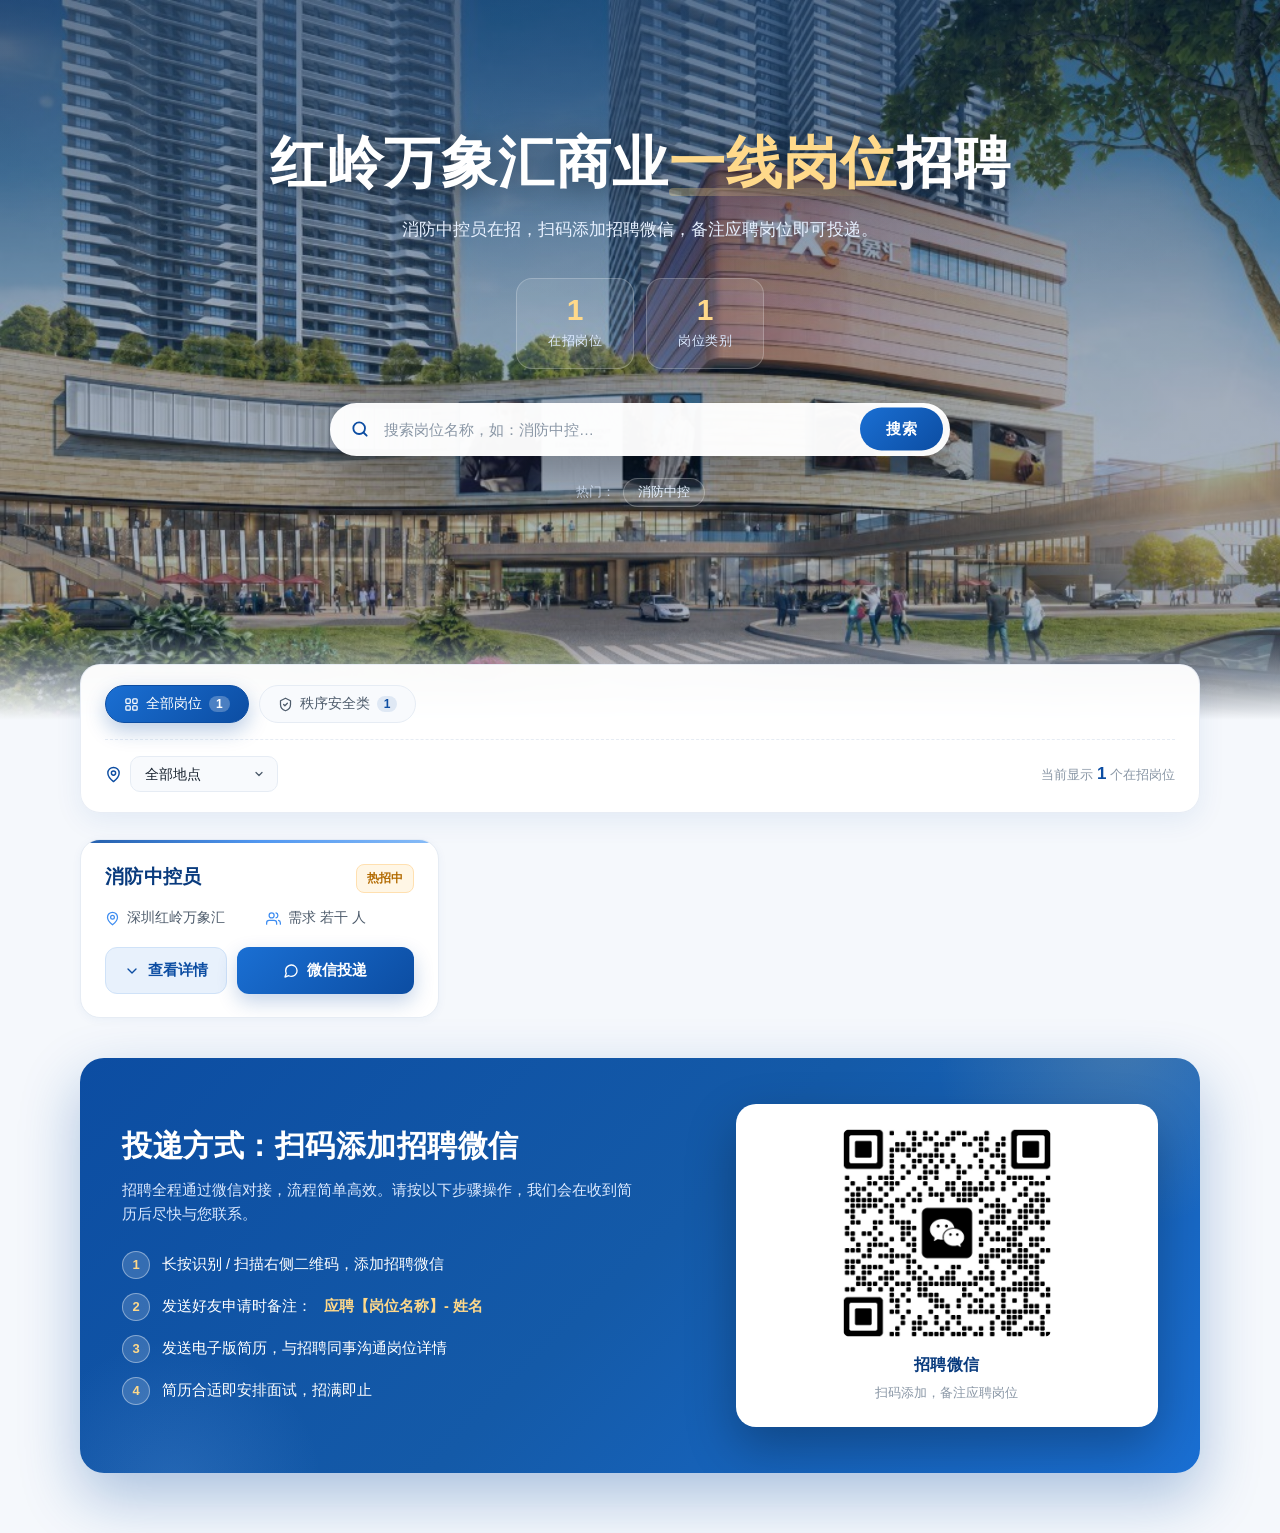
<file: zhaopin/index.html>
<!DOCTYPE html>
<html lang="zh-CN">
<head>
    <meta charset="UTF-8">
    <meta name="viewport" content="width=device-width, initial-scale=1.0, viewport-fit=cover">
    <meta name="theme-color" content="#0c4da2">
    <meta name="site-data" content="../data/site.json">
    <meta name="description" content="红岭万象汇商业一线岗位招聘，深圳红岭万象汇多岗位在招，扫码添加招聘微信即可投递。">
    <meta property="og:title" content="红岭万象汇商业一线岗位招聘 | 深圳红岭万象汇">
    <meta property="og:description" content="红岭万象汇商业一线岗位招聘，深圳红岭万象汇多岗位在招，扫码添加招聘微信即可投递。">
    <meta property="og:type" content="website">
    <title>红岭万象汇商业一线岗位招聘 | 深圳红岭万象汇</title>
    <style>
        /* ===== 设计令牌 ===== */
        * {
            margin: 0;
            padding: 0;
            box-sizing: border-box;
            -webkit-tap-highlight-color: transparent;
        }
        :root {
            --brand: #0c4da2;
            --brand-2: #1a6fd3;
            --brand-light: #3f8df0;
            --brand-deep: #083a7d;
            --brand-soft: #e8f1fc;
            --accent: #f5a623;
            --accent-soft: #fff6e5;
            --ink: #16212e;
            --ink-2: #4d5b6b;
            --ink-3: #8a97a6;
            --line: #e6ecf4;
            --line-2: #f0f4f9;
            --bg: #f5f8fc;
            --card: #ffffff;
            --radius: 20px;
            --radius-sm: 12px;
            --shadow-sm: 0 2px 10px rgba(12, 77, 162, 0.05);
            --shadow: 0 8px 28px rgba(12, 77, 162, 0.08);
            --shadow-lg: 0 22px 52px rgba(12, 77, 162, 0.16);
            --ease: cubic-bezier(0.4, 0, 0.2, 1);
            --safe-top: env(safe-area-inset-top, 0px);
            --safe-bottom: env(safe-area-inset-bottom, 0px);
        }
        html {
            scroll-behavior: smooth;
            -webkit-text-size-adjust: 100%;
        }
        body {
            font-family: "PingFang SC", "HarmonyOS Sans SC", "Microsoft YaHei", "Helvetica Neue", Arial, sans-serif;
            background: var(--bg);
            color: var(--ink);
            line-height: 1.65;
            -webkit-font-smoothing: antialiased;
            -moz-osx-font-smoothing: grayscale;
            overflow-x: hidden;
        }
        img { max-width: 100%; display: block; }
        button, input, select { font-family: inherit; }
        button { cursor: pointer; }

        /* ===== 滚动进度条 ===== */
        .scroll-progress {
            position: fixed;
            top: 0;
            left: 0;
            height: 3px;
            width: 0%;
            background: linear-gradient(90deg, var(--brand-2), var(--accent));
            z-index: 100;
            transition: width 0.1s linear;
            border-radius: 0 3px 3px 0;
        }

        /* ===== 顶部吸附栏 ===== */
        .sticky-bar {
            position: fixed;
            top: 0;
            left: 0;
            right: 0;
            z-index: 90;
            padding: calc(10px + var(--safe-top)) 16px 10px;
            background: rgba(255, 255, 255, 0.88);
            backdrop-filter: saturate(180%) blur(16px);
            -webkit-backdrop-filter: saturate(180%) blur(16px);
            border-bottom: 1px solid rgba(230, 236, 244, 0.9);
            transform: translateY(-105%);
            transition: transform 0.35s var(--ease), box-shadow 0.35s var(--ease);
        }
        .sticky-bar.show {
            transform: translateY(0);
            box-shadow: 0 4px 20px rgba(12, 77, 162, 0.08);
        }
        .sticky-inner {
            max-width: 1160px;
            margin: 0 auto;
            display: flex;
            align-items: center;
            gap: 12px;
        }
        .sticky-brand {
            display: flex;
            align-items: center;
            gap: 8px;
            font-size: 15px;
            font-weight: 800;
            color: var(--brand-deep);
            white-space: nowrap;
            letter-spacing: 0.5px;
        }
        .sticky-brand .dot {
            width: 8px;
            height: 8px;
            border-radius: 50%;
            background: linear-gradient(135deg, var(--brand-2), var(--accent));
            box-shadow: 0 0 0 4px rgba(26, 111, 211, 0.14);
        }
        .sticky-search {
            flex: 1;
            position: relative;
            display: flex;
            align-items: center;
        }
        .sticky-search svg {
            position: absolute;
            left: 14px;
            width: 16px;
            height: 16px;
            stroke: var(--ink-3);
            pointer-events: none;
        }
        .sticky-search input {
            width: 100%;
            border: 1.5px solid var(--line);
            background: rgba(244, 247, 251, 0.9);
            border-radius: 999px;
            padding: 10px 38px 10px 40px;
            font-size: 14px;
            color: var(--ink);
            outline: none;
            transition: all 0.2s var(--ease);
        }
        .sticky-search input:focus {
            border-color: var(--brand-2);
            background: #fff;
            box-shadow: 0 0 0 3px rgba(26, 111, 211, 0.12);
        }
        .sticky-search input::-webkit-search-cancel-button { display: none; }
        .sticky-clear {
            position: absolute;
            right: 10px;
            width: 22px;
            height: 22px;
            border: none;
            border-radius: 50%;
            background: #dbe4ee;
            color: #fff;
            font-size: 14px;
            line-height: 1;
            display: none;
            align-items: center;
            justify-content: center;
            transition: background 0.2s;
        }
        .sticky-clear.show { display: flex; }
        .sticky-clear:hover { background: var(--ink-3); }
        .sticky-count {
            font-size: 13px;
            white-space: nowrap;
            padding: 6px 12px;
            background: var(--brand-soft);
            border-radius: 999px;
            color: var(--brand);
            font-weight: 600;
        }
        .sticky-count b { font-size: 15px; }

        /* ===== Hero ===== */
        .hero {
            position: relative;
            color: #fff;
            min-height: clamp(520px, 56.25vw, 720px);
            padding: calc(56px + var(--safe-top)) 22px 140px;
            display: flex;
            align-items: center;
            justify-content: center;
            background:
                radial-gradient(120% 80% at 50% 0%, rgba(12, 77, 162, 0.18) 0%, transparent 58%),
                linear-gradient(180deg, rgba(4, 22, 50, 0.55) 0%, rgba(6, 34, 72, 0.38) 45%, rgba(10, 46, 92, 0.32) 100%),
                url("../assets/hero-bg.jpg") center center / cover no-repeat;
            text-align: center;
            overflow: hidden;
            box-sizing: border-box;
        }
        .hero::after {
            content: "";
            position: absolute;
            left: 0; right: 0; bottom: 0;
            height: 90px;
            background: linear-gradient(180deg, transparent, var(--bg));
            z-index: 1;
            pointer-events: none;
        }
        .hero-inner {
            position: relative;
            z-index: 2;
            max-width: 1080px;
            margin: 0 auto;
        }
        .hero h1 {
            font-size: clamp(30px, 6vw, 56px);
            font-weight: 800;
            letter-spacing: 1px;
            line-height: 1.22;
            margin-bottom: 18px;
            text-shadow: 0 6px 30px rgba(0, 0, 0, 0.4);
            animation: fadeDown 0.7s var(--ease) both;
        }
        .hero h1 em {
            font-style: normal;
            color: #ffd98a;
            position: relative;
            display: inline-block;
        }
        .hero h1 em::after {
            content: "";
            position: absolute;
            left: 0; right: 0;
            bottom: 2px;
            height: 8px;
            background: linear-gradient(90deg, rgba(255, 217, 138, 0.35), rgba(255, 217, 138, 0));
            border-radius: 4px;
            z-index: -1;
        }
        .hero-sub {
            font-size: clamp(14px, 2.2vw, 17px);
            color: #e6f0ff;
            max-width: 620px;
            margin: 0 auto 34px;
            opacity: 0.92;
            animation: fadeDown 0.7s var(--ease) 0.1s both;
        }
        .hero-stats {
            display: flex;
            justify-content: center;
            gap: 12px;
            flex-wrap: wrap;
            margin-bottom: 34px;
            animation: fadeDown 0.7s var(--ease) 0.2s both;
        }
        .hero-stat {
            background: rgba(255, 255, 255, 0.1);
            border: 1px solid rgba(255, 255, 255, 0.22);
            backdrop-filter: blur(10px);
            -webkit-backdrop-filter: blur(10px);
            border-radius: 16px;
            padding: 14px 28px;
            min-width: 118px;
            transition: transform 0.25s var(--ease), background 0.25s;
        }
        .hero-stat:hover {
            background: rgba(255, 255, 255, 0.16);
            transform: translateY(-3px);
        }
        .hero-stat b {
            display: block;
            font-size: 30px;
            font-weight: 800;
            color: #ffd98a;
            line-height: 1.15;
            font-variant-numeric: tabular-nums;
        }
        .hero-stat span {
            font-size: 12.5px;
            color: #dbe9ff;
            letter-spacing: 0.5px;
        }

        /* ===== 搜索框 ===== */
        .hero-search {
            position: relative;
            max-width: 620px;
            margin: 0 auto 22px;
            animation: fadeDown 0.7s var(--ease) 0.3s both;
        }
        .hero-search input {
            width: 100%;
            border: none;
            outline: none;
            background: rgba(255, 255, 255, 0.97);
            border-radius: 999px;
            padding: 18px 132px 18px 54px;
            font-size: 15px;
            color: var(--ink);
            box-shadow: 0 16px 44px rgba(0, 0, 0, 0.3);
            transition: box-shadow 0.25s var(--ease);
        }
        .hero-search input:focus {
            box-shadow: 0 16px 44px rgba(0, 0, 0, 0.3), 0 0 0 4px rgba(255, 217, 138, 0.35);
        }
        .hero-search input::placeholder { color: var(--ink-3); }
        .hero-search .search-icon {
            position: absolute;
            left: 20px;
            top: 50%;
            transform: translateY(-50%);
            width: 20px;
            height: 20px;
            stroke: var(--brand);
            pointer-events: none;
        }
        .hero-search .search-btn {
            position: absolute;
            right: 7px;
            top: 50%;
            transform: translateY(-50%);
            border: none;
            cursor: pointer;
            background: linear-gradient(135deg, var(--brand-2), var(--brand));
            color: #fff;
            border-radius: 999px;
            padding: 12px 26px;
            font-size: 15px;
            font-weight: 600;
            transition: transform 0.2s var(--ease), box-shadow 0.2s;
            letter-spacing: 0.5px;
        }
        .hero-search .search-btn:hover {
            transform: translateY(-50%) scale(1.04);
            box-shadow: 0 8px 22px rgba(26, 111, 211, 0.5);
        }
        .hero-search .search-btn:active { transform: translateY(-50%) scale(0.97); }
        .hero-search .clear-btn {
            position: absolute;
            left: 44px;
            top: 50%;
            transform: translateY(-50%);
            width: 22px;
            height: 22px;
            border: none;
            border-radius: 50%;
            background: #dbe4ee;
            color: #fff;
            font-size: 14px;
            line-height: 1;
            display: none;
            align-items: center;
            justify-content: center;
            transition: background 0.2s;
        }
        .hero-search .clear-btn.show { display: flex; }
        .hero-search .clear-btn:hover { background: var(--ink-3); }

        /* ===== 热门搜索标签 ===== */
        .hot-tags {
            display: flex;
            justify-content: center;
            align-items: center;
            flex-wrap: wrap;
            gap: 8px;
            font-size: 13px;
            color: rgba(219, 233, 255, 0.75);
            animation: fadeDown 0.7s var(--ease) 0.4s both;
        }
        .hot-tags button {
            border: 1px solid rgba(255, 255, 255, 0.25);
            background: rgba(255, 255, 255, 0.08);
            color: #e6f0ff;
            border-radius: 999px;
            padding: 5px 14px;
            font-size: 12.5px;
            transition: all 0.2s var(--ease);
        }
        .hot-tags button:hover {
            background: rgba(255, 217, 138, 0.2);
            border-color: rgba(255, 217, 138, 0.6);
            color: #ffd98a;
            transform: translateY(-1px);
        }

        /* ===== 主体容器 ===== */
        .container {
            max-width: 1160px;
            margin: 0 auto;
            padding: 0 20px;
        }

        /* ===== 筛选栏 ===== */
        .toolbar {
            margin-top: -56px;
            position: relative;
            z-index: 5;
            background: rgba(255, 255, 255, 0.96);
            backdrop-filter: blur(10px);
            border-radius: var(--radius);
            box-shadow: var(--shadow);
            padding: 20px 24px;
            border: 1px solid rgba(230, 236, 244, 0.9);
        }
        .chips {
            display: flex;
            flex-wrap: wrap;
            gap: 10px;
            margin-bottom: 16px;
        }
        .chip {
            border: 1.5px solid var(--line);
            background: #f8fafd;
            color: var(--ink-2);
            border-radius: 999px;
            padding: 9px 18px;
            font-size: 14px;
            font-weight: 500;
            cursor: pointer;
            transition: all 0.22s var(--ease);
            display: inline-flex;
            align-items: center;
            gap: 7px;
            white-space: nowrap;
        }
        .chip svg {
            width: 15px;
            height: 15px;
            stroke: currentColor;
            flex-shrink: 0;
        }
        .chip .chip-num {
            font-size: 12px;
            font-weight: 700;
            background: rgba(12, 77, 162, 0.1);
            color: var(--brand);
            border-radius: 999px;
            padding: 1px 7px;
            min-width: 20px;
            text-align: center;
            transition: all 0.22s;
        }
        .chip:hover {
            border-color: var(--brand-2);
            color: var(--brand);
            transform: translateY(-1px);
        }
        .chip.active {
            background: linear-gradient(135deg, var(--brand-2), var(--brand));
            border-color: var(--brand);
            color: #fff;
            box-shadow: 0 8px 20px rgba(12, 77, 162, 0.28);
        }
        .chip.active .chip-num {
            background: rgba(255, 255, 255, 0.25);
            color: #fff;
        }
        .toolbar-row {
            display: flex;
            align-items: center;
            justify-content: space-between;
            gap: 14px;
            flex-wrap: wrap;
            border-top: 1px dashed var(--line);
            padding-top: 16px;
        }
        .toolbar-left {
            display: flex;
            align-items: center;
            gap: 12px;
            flex-wrap: wrap;
        }
        .location-select {
            position: relative;
            display: flex;
            align-items: center;
            gap: 8px;
            font-size: 14px;
            color: var(--ink-2);
        }
        .location-select > svg {
            width: 17px;
            height: 17px;
            stroke: var(--brand);
            flex-shrink: 0;
        }
        .location-select select {
            border: 1.5px solid var(--line);
            background: #f8fafd;
            border-radius: 10px;
            padding: 9px 34px 9px 14px;
            font-size: 14px;
            color: var(--ink);
            outline: none;
            cursor: pointer;
            appearance: none;
            background-image: url("data:image/svg+xml,%3Csvg xmlns='http://www.w3.org/2000/svg' width='12' height='12' viewBox='0 0 24 24' fill='none' stroke='%234d5b6b' stroke-width='2.5' stroke-linecap='round' stroke-linejoin='round'%3E%3Cpolyline points='6 9 12 15 18 9'/%3E%3C/svg%3E");
            background-repeat: no-repeat;
            background-position: right 12px center;
            transition: all 0.2s;
        }
        .location-select select:focus {
            border-color: var(--brand-2);
            box-shadow: 0 0 0 3px rgba(26, 111, 211, 0.12);
        }
        .reset-btn {
            display: none;
            align-items: center;
            gap: 6px;
            border: 1.5px solid var(--line);
            background: #fff;
            color: var(--ink-2);
            border-radius: 10px;
            padding: 9px 14px;
            font-size: 13.5px;
            transition: all 0.2s;
        }
        .reset-btn.show { display: inline-flex; }
        .reset-btn:hover {
            border-color: #ffc9c9;
            color: #d64545;
            background: #fff5f5;
        }
        .reset-btn svg {
            width: 14px;
            height: 14px;
            stroke: currentColor;
        }
        .result-count {
            font-size: 13px;
            color: var(--ink-3);
        }
        .result-count b {
            color: var(--brand);
            font-size: 17px;
            font-weight: 800;
            font-variant-numeric: tabular-nums;
        }

        /* ===== 岗位列表（关键修复：align-items: start） ===== */
        .job-grid {
            display: grid;
            grid-template-columns: repeat(auto-fill, minmax(340px, 1fr));
            gap: 22px;
            margin: 26px 0 40px;
            /* 核心修复：让每张卡片独立高度，展开时不会把同行的卡片一起拉长 */
            align-items: start;
        }
        .job-card {
            background: var(--card);
            border: 1px solid var(--line);
            border-radius: var(--radius);
            box-shadow: var(--shadow-sm);
            padding: 24px 24px 22px;
            display: flex;
            flex-direction: column;
            transition: transform 0.28s var(--ease), box-shadow 0.28s var(--ease), border-color 0.28s;
            position: relative;
            overflow: hidden;
            animation: cardIn 0.45s var(--ease) backwards;
            animation-delay: var(--delay, 0s);
        }
        @keyframes cardIn {
            from { opacity: 0; transform: translateY(18px); }
            to { opacity: 1; transform: translateY(0); }
        }
        .job-card::before {
            content: "";
            position: absolute;
            top: 0;
            left: 0;
            right: 0;
            height: 3px;
            background: linear-gradient(90deg, var(--brand), var(--brand-light), #7cb6f7);
            opacity: 0.9;
        }
        .job-card:hover {
            transform: translateY(-4px);
            box-shadow: var(--shadow-lg);
            border-color: #d6e4f7;
        }
        .job-top {
            display: flex;
            align-items: flex-start;
            justify-content: space-between;
            gap: 12px;
            margin-bottom: 14px;
        }
        .job-title {
            font-size: 19px;
            font-weight: 700;
            color: var(--brand-deep);
            line-height: 1.35;
            letter-spacing: 0.3px;
        }
        .job-tag {
            flex-shrink: 0;
            font-size: 11.5px;
            font-weight: 600;
            color: var(--brand);
            background: var(--brand-soft);
            border: 1px solid #cfe2f8;
            border-radius: 8px;
            padding: 4px 10px;
            white-space: nowrap;
        }
        .job-tag.hot {
            color: #b26a00;
            background: var(--accent-soft);
            border-color: #ffe0b0;
        }
        .job-meta {
            display: grid;
            grid-template-columns: 1fr 1fr;
            gap: 8px 14px;
            margin: 0 0 18px;
        }
        .meta-item {
            display: flex;
            align-items: center;
            gap: 7px;
            font-size: 13.5px;
            color: var(--ink-2);
            min-width: 0;
        }
        .meta-item svg {
            width: 15px;
            height: 15px;
            stroke: var(--brand-light);
            flex-shrink: 0;
        }
        .meta-item span {
            overflow: hidden;
            text-overflow: ellipsis;
            white-space: nowrap;
        }
        .meta-item.full {
            grid-column: 1 / -1;
        }
        .meta-item.full span {
            white-space: normal;
            line-height: 1.5;
        }
        .job-actions {
            margin-top: auto;
            display: flex;
            gap: 10px;
        }
        .btn {
            border: none;
            cursor: pointer;
            border-radius: 12px;
            font-size: 14.5px;
            font-weight: 600;
            padding: 13px 18px;
            display: inline-flex;
            align-items: center;
            justify-content: center;
            gap: 8px;
            transition: all 0.22s var(--ease);
            text-decoration: none;
            min-height: 46px;
        }
        .btn svg {
            width: 16px;
            height: 16px;
            stroke: currentColor;
            flex-shrink: 0;
        }
        .btn-primary {
            flex: 1;
            background: linear-gradient(135deg, var(--brand-2), var(--brand));
            color: #fff;
            box-shadow: 0 8px 20px rgba(12, 77, 162, 0.24);
        }
        .btn-primary:hover {
            transform: translateY(-2px);
            box-shadow: 0 12px 28px rgba(12, 77, 162, 0.36);
        }
        .btn-primary:active { transform: translateY(0) scale(0.98); }
        .btn-ghost {
            background: var(--brand-soft);
            color: var(--brand);
            border: 1px solid #cfe2f8;
        }
        .btn-ghost:hover {
            background: #dceafb;
            border-color: #b5d2f2;
        }
        .btn-ghost:active { transform: scale(0.98); }
        .btn-ghost svg {
            transition: transform 0.28s var(--ease);
        }
        .btn-ghost.open svg { transform: rotate(180deg); }

        /* 详情展开 */
        .job-detail {
            display: grid;
            grid-template-rows: 0fr;
            transition: grid-template-rows 0.4s var(--ease);
            border-top: 1px dashed transparent;
            margin-top: 0;
        }
        .job-detail > .detail-inner {
            overflow: hidden;
            min-height: 0; /* 关键：配合 0fr→1fr 动画，防止内容溢出撑开 */
        }
        .job-detail.open {
            grid-template-rows: 1fr;
            border-top-color: var(--line);
            margin-top: 18px;
        }
        .job-detail.open > .detail-inner {
            padding-top: 18px;
        }
        .detail-block { margin-bottom: 16px; }
        .detail-block:last-child { margin-bottom: 0; }
        .detail-block h4 {
            font-size: 14px;
            font-weight: 700;
            color: var(--brand-deep);
            margin-bottom: 10px;
            display: flex;
            align-items: center;
            gap: 7px;
        }
        .detail-block h4 svg {
            width: 15px;
            height: 15px;
            stroke: var(--brand);
            flex-shrink: 0;
        }
        .detail-block ul { list-style: none; padding: 0; }
        .detail-block li {
            position: relative;
            padding-left: 20px;
            font-size: 13.5px;
            color: var(--ink-2);
            margin-bottom: 7px;
            line-height: 1.72;
        }
        .detail-block li::before {
            content: "";
            position: absolute;
            left: 4px;
            top: 10px;
            width: 6px;
            height: 6px;
            border-radius: 50%;
            background: var(--brand-light);
        }

        /* 空状态 */
        .empty-state {
            text-align: center;
            padding: 70px 20px;
            color: var(--ink-3);
            grid-column: 1 / -1;
            animation: cardIn 0.4s var(--ease);
        }
        .empty-state svg {
            width: 52px;
            height: 52px;
            stroke: #c3cfdc;
            margin: 0 auto 16px;
        }
        .empty-state p {
            font-size: 15px;
            margin-bottom: 18px;
        }
        .empty-state .btn-reset {
            display: inline-flex;
            align-items: center;
            gap: 6px;
            border: 1.5px solid var(--line);
            background: #fff;
            color: var(--brand);
            border-radius: 999px;
            padding: 9px 22px;
            font-size: 14px;
            font-weight: 600;
            transition: all 0.2s;
        }
        .empty-state .btn-reset:hover {
            border-color: var(--brand-2);
            background: var(--brand-soft);
        }

        /* ===== 投递引导 ===== */
        .apply-guide {
            position: relative;
            background: linear-gradient(135deg, #0c4da2 0%, #145aa8 50%, #1a6fd3 100%);
            border-radius: 24px;
            padding: 46px 42px;
            color: #fff;
            margin: 20px 0 60px;
            display: grid;
            grid-template-columns: 1.35fr 1fr;
            gap: 44px;
            align-items: center;
            box-shadow: 0 24px 60px rgba(12, 77, 162, 0.32);
            overflow: hidden;
        }
        .apply-guide::before {
            content: "";
            position: absolute;
            top: -50%;
            right: -10%;
            width: 380px;
            height: 380px;
            border-radius: 50%;
            background: radial-gradient(circle, rgba(255, 217, 138, 0.18), transparent 70%);
            pointer-events: none;
        }
        .apply-guide::after {
            content: "";
            position: absolute;
            bottom: -40%;
            left: -5%;
            width: 300px;
            height: 300px;
            border-radius: 50%;
            background: radial-gradient(circle, rgba(124, 182, 247, 0.18), transparent 70%);
            pointer-events: none;
        }
        .apply-guide > * { position: relative; z-index: 1; }
        .apply-guide h2 {
            font-size: clamp(22px, 3vw, 30px);
            font-weight: 800;
            margin-bottom: 14px;
            line-height: 1.3;
            letter-spacing: 0.5px;
        }
        .apply-guide p {
            color: #dbe9ff;
            font-size: 14.5px;
            margin-bottom: 24px;
            max-width: 520px;
        }
        .guide-steps {
            list-style: none;
            display: flex;
            flex-direction: column;
            gap: 14px;
        }
        .guide-steps li {
            display: flex;
            align-items: center;
            gap: 12px;
            font-size: 14.5px;
            line-height: 1.5;
        }
        .guide-steps li b {
            color: #ffd98a;
            font-weight: 700;
        }
        .guide-steps .step-num {
            width: 28px;
            height: 28px;
            flex-shrink: 0;
            border-radius: 50%;
            background: rgba(255, 255, 255, 0.16);
            border: 1px solid rgba(255, 255, 255, 0.4);
            display: inline-flex;
            align-items: center;
            justify-content: center;
            font-size: 13px;
            font-weight: 700;
            color: #ffd98a;
        }
        .qr-box {
            background: #fff;
            border-radius: 20px;
            padding: 24px;
            text-align: center;
            box-shadow: 0 20px 50px rgba(0, 0, 0, 0.28);
            transition: transform 0.3s var(--ease);
        }
        .qr-box:hover { transform: translateY(-4px); }
        .qr-box img {
            width: 210px;
            height: 210px;
            margin: 0 auto 14px;
            border-radius: 10px;
        }
        .qr-box .qr-title {
            font-weight: 800;
            color: var(--brand-deep);
            font-size: 16px;
            margin-bottom: 4px;
            letter-spacing: 0.5px;
        }
        .qr-box .qr-tip {
            font-size: 12.5px;
            color: var(--ink-3);
        }

        /* ===== 返回顶部 ===== */
        .scroll-top {
            position: fixed;
            right: 20px;
            bottom: calc(24px + var(--safe-bottom));
            width: 48px;
            height: 48px;
            border: none;
            border-radius: 50%;
            background: rgba(255, 255, 255, 0.96);
            backdrop-filter: blur(10px);
            color: var(--brand);
            box-shadow: 0 8px 26px rgba(12, 77, 162, 0.22);
            border: 1px solid var(--line);
            display: flex;
            align-items: center;
            justify-content: center;
            z-index: 60;
            opacity: 0;
            visibility: hidden;
            transform: translateY(12px) scale(0.9);
            transition: all 0.3s var(--ease);
        }
        .scroll-top.show {
            opacity: 1;
            visibility: visible;
            transform: translateY(0) scale(1);
        }
        .scroll-top:hover {
            background: var(--brand);
            color: #fff;
            transform: translateY(-3px) scale(1.06);
            box-shadow: 0 12px 30px rgba(12, 77, 162, 0.35);
        }
        .scroll-top svg {
            width: 20px;
            height: 20px;
            stroke: currentColor;
            stroke-width: 2.5;
        }

        /* ===== 弹窗 ===== */
        .modal-mask {
            position: fixed;
            inset: 0;
            background: rgba(6, 22, 44, 0.68);
            backdrop-filter: blur(6px);
            -webkit-backdrop-filter: blur(6px);
            display: flex;
            align-items: center;
            justify-content: center;
            z-index: 120;
            opacity: 0;
            visibility: hidden;
            transition: opacity 0.28s var(--ease), visibility 0.28s;
            padding: 20px;
        }
        .modal-mask.show {
            opacity: 1;
            visibility: visible;
        }
        .modal {
            background: #fff;
            border-radius: 24px;
            width: 100%;
            max-width: 400px;
            padding: 32px 28px 26px;
            text-align: center;
            transform: translateY(24px) scale(0.95);
            transition: transform 0.32s var(--ease);
            box-shadow: 0 40px 90px rgba(0, 0, 0, 0.4);
            position: relative;
            max-height: calc(100vh - 40px);
            overflow-y: auto;
        }
        .modal-mask.show .modal {
            transform: translateY(0) scale(1);
        }
        .modal-close {
            position: absolute;
            top: 14px;
            right: 14px;
            width: 36px;
            height: 36px;
            border: none;
            border-radius: 50%;
            background: #f0f4f9;
            color: var(--ink-2);
            cursor: pointer;
            font-size: 20px;
            line-height: 1;
            display: flex;
            align-items: center;
            justify-content: center;
            transition: all 0.2s;
        }
        .modal-close:hover {
            background: #e2eaf3;
            transform: rotate(90deg);
        }
        .modal-badge {
            display: inline-flex;
            align-items: center;
            gap: 6px;
            background: var(--brand-soft);
            color: var(--brand);
            border: 1px solid #cfe2f8;
            border-radius: 999px;
            font-size: 12px;
            font-weight: 600;
            padding: 5px 14px;
            margin-bottom: 14px;
        }
        .modal-badge::before {
            content: "";
            width: 6px;
            height: 6px;
            border-radius: 50%;
            background: #2ecc71;
            box-shadow: 0 0 0 3px rgba(46, 204, 113, 0.18);
        }
        .modal h3 {
            font-size: 21px;
            color: var(--brand-deep);
            margin-bottom: 6px;
            font-weight: 800;
        }
        .modal .modal-job-name {
            font-size: 15px;
            color: var(--ink-2);
            margin-bottom: 22px;
        }
        .modal img {
            width: 200px;
            height: 200px;
            margin: 0 auto 18px;
            border-radius: 12px;
            border: 1px solid var(--line);
            box-shadow: 0 8px 24px rgba(12, 77, 162, 0.1);
        }
        .modal .modal-tip {
            background: linear-gradient(135deg, #fff8ec, #fffdf8);
            border: 1px solid #ffe2b3;
            border-radius: 12px;
            color: #a05a00;
            font-size: 13px;
            padding: 12px 14px;
            line-height: 1.65;
            text-align: left;
        }
        .modal .modal-tip b { color: #d97706; }

        /* ===== 动画 ===== */
        @keyframes fadeDown {
            from { opacity: 0; transform: translateY(-14px); }
            to { opacity: 1; transform: translateY(0); }
        }

        /* ===== 响应式 ===== */
        @media (max-width: 900px) {
            .apply-guide {
                grid-template-columns: 1fr;
                padding: 36px 26px;
                gap: 28px;
            }
        }
        @media (max-width: 768px) {
            .container { padding: 0 16px; }
            .hero {
                min-height: clamp(460px, 72vw, 620px);
                padding: calc(48px + var(--safe-top)) 18px 120px;
            }
            .hero-stats { gap: 8px; }
            .hero-stat {
                padding: 12px 20px;
                min-width: 100px;
                flex: 1;
                max-width: 140px;
            }
            .hero-stat b { font-size: 25px; }
            .job-grid {
                grid-template-columns: 1fr;
                gap: 16px;
                margin: 20px 0 32px;
            }
            .job-card { padding: 20px 18px 18px; }
            .job-title { font-size: 18px; }

            .toolbar {
                padding: 16px 0 14px;
                border-radius: 18px;
                overflow: hidden;
            }
            .chips {
                flex-wrap: nowrap;
                overflow-x: auto;
                overflow-y: hidden;
                padding: 0 16px 4px;
                margin-bottom: 12px;
                gap: 8px;
                scrollbar-width: none;
                -ms-overflow-style: none;
                scroll-snap-type: x proximity;
                -webkit-overflow-scrolling: touch;
            }
            .chips::-webkit-scrollbar { display: none; }
            .chip {
                scroll-snap-align: start;
                padding: 8px 15px;
                font-size: 13.5px;
            }
            .toolbar-row {
                padding: 12px 16px 0;
                gap: 10px;
            }
            .toolbar-left { gap: 8px; width: 100%; }
            .location-select { flex: 1; }
            .location-select select { width: 100%; }
            .reset-btn { padding: 9px 12px; font-size: 13px; }
            .result-count {
                width: 100%;
                text-align: left;
                font-size: 12.5px;
            }
        }
        @media (max-width: 480px) {
            .hero {
                min-height: clamp(420px, 88vw, 560px);
                padding: calc(40px + var(--safe-top)) 16px 108px;
            }
            .hero-sub { margin-bottom: 26px; }
            .hero-stats { margin-bottom: 26px; }
            .hero-stat {
                padding: 10px 14px;
                min-width: 88px;
                border-radius: 14px;
            }
            .hero-stat b { font-size: 22px; }
            .hero-stat span { font-size: 11.5px; }

            .hero-search input {
                padding: 16px 100px 16px 46px;
                font-size: 14.5px;
            }
            .hero-search .search-icon { left: 17px; width: 18px; height: 18px; }
            .hero-search .search-btn {
                padding: 11px 18px;
                font-size: 14px;
            }
            .hero-search .clear-btn { left: 38px; }

            .hot-tags { font-size: 12px; gap: 6px; }
            .hot-tags button { padding: 4px 11px; font-size: 12px; }

            .sticky-brand { display: none; }
            .sticky-count { padding: 5px 10px; font-size: 12px; }

            .apply-guide {
                padding: 30px 20px;
                border-radius: 20px;
                margin-bottom: 40px;
            }
            .qr-box img { width: 180px; height: 180px; }

            .scroll-top {
                width: 44px;
                height: 44px;
                right: 14px;
                bottom: calc(18px + var(--safe-bottom));
            }

            .job-actions { gap: 8px; }
            .btn { padding: 12px 14px; font-size: 14px; min-height: 44px; }

            .modal { padding: 28px 22px 22px; border-radius: 22px; }
            .modal img { width: 180px; height: 180px; }
        }

        @media (max-height: 500px) and (orientation: landscape) {
            .modal { max-height: 90vh; }
            .modal img { width: 140px; height: 140px; }
        }

        @media (prefers-reduced-motion: reduce) {
            * {
                animation: none !important;
                transition: none !important;
                scroll-behavior: auto !important;
            }
        }
    </style>
</head>
<body>
    <!-- ===== 滚动进度 ===== -->
    <div class="scroll-progress" id="scrollProgress"></div>

    <!-- ===== 吸附顶栏 ===== -->
    <header class="sticky-bar" id="stickyBar">
        <div class="sticky-inner">
            <div class="sticky-brand">
                <span class="dot"></span>
                <span id="stickyBrandText">红岭万象汇招聘</span>
            </div>
            <div class="sticky-search">
                <svg viewBox="0 0 24 24" fill="none" stroke-width="2.2" stroke-linecap="round" stroke-linejoin="round"><circle cx="11" cy="11" r="7"/><path d="m20 20-3.5-3.5"/></svg>
                <input type="search" id="stickySearch" placeholder="搜索岗位名称…" aria-label="搜索岗位">
                <button class="sticky-clear" id="stickyClear" aria-label="清空搜索">×</button>
            </div>
            <span class="sticky-count"><b id="stickyCount">12</b> 个</span>
        </div>
    </header>

    <!-- ===== Hero 首屏（已删除图一标签） ===== -->
    <header class="hero" id="hero">
        <div class="hero-inner">
            <h1 id="heroTitle">红岭万象汇商业<em>一线岗位</em>招聘</h1>
            <p class="hero-sub" id="heroSub">多岗位在招，扫码添加招聘微信，备注应聘岗位即可投递。</p>
            <div class="hero-stats">
                <div class="hero-stat"><b id="statJobs">12</b><span>在招岗位</span></div>
                <div class="hero-stat"><b id="statCategories">4</b><span>岗位类别</span></div>
            </div>
            <div class="hero-search">
                <svg class="search-icon" viewBox="0 0 24 24" fill="none" stroke-width="2.2" stroke-linecap="round" stroke-linejoin="round"><circle cx="11" cy="11" r="7"/><path d="m20 20-3.5-3.5"/></svg>
                <input type="text" id="searchInput" placeholder="搜索岗位名称，如：工程技工、客服…" aria-label="搜索岗位" autocomplete="off">
                <button class="clear-btn" id="searchClear" aria-label="清空搜索">×</button>
                <button class="search-btn" id="searchBtn">搜索</button>
            </div>
            <div class="hot-tags" id="hotTags">
                <span>热门：</span>
                <button data-key="工程技工">工程技工</button>
                <button data-key="客服">客服</button>
                <button data-key="秩序">秩序维护</button>
                <button data-key="礼宾">礼宾</button>
            </div>
        </div>
    </header>

    <main class="container">
        <!-- ===== 筛选栏 ===== -->
        <section class="toolbar" id="toolbar">
            <div class="chips" id="categoryChips">
                <button class="chip active" data-category="all">
                    <svg viewBox="0 0 24 24" fill="none" stroke-width="2" stroke-linecap="round" stroke-linejoin="round"><rect x="3" y="3" width="7" height="7" rx="1.5"/><rect x="14" y="3" width="7" height="7" rx="1.5"/><rect x="3" y="14" width="7" height="7" rx="1.5"/><rect x="14" y="14" width="7" height="7" rx="1.5"/></svg>
                    全部岗位
                    <span class="chip-num" data-num="all">12</span>
                </button>
                <button class="chip" data-category="security">
                    <svg viewBox="0 0 24 24" fill="none" stroke-width="2" stroke-linecap="round" stroke-linejoin="round"><path d="M12 2 4 6v6c0 5 3.4 8.6 8 10 4.6-1.4 8-5 8-10V6l-8-4z"/><path d="m9 12 2 2 4-4"/></svg>
                    秩序安全类
                    <span class="chip-num" data-num="security">1</span>
                </button>
                <button class="chip" data-category="reception">
                    <svg viewBox="0 0 24 24" fill="none" stroke-width="2" stroke-linecap="round" stroke-linejoin="round"><circle cx="12" cy="8" r="4"/><path d="M4 21c0-4 3.6-6 8-6s8 2 8 6"/></svg>
                    礼宾客服类
                    <span class="chip-num" data-num="reception">3</span>
                </button>
                <button class="chip" data-category="steward">
                    <svg viewBox="0 0 24 24" fill="none" stroke-width="2" stroke-linecap="round" stroke-linejoin="round"><path d="M3 21h18"/><path d="M5 21V8l7-5 7 5v13"/><path d="M9 21v-6h6v6"/></svg>
                    管家环境类
                    <span class="chip-num" data-num="steward">2</span>
                </button>
                <button class="chip" data-category="engineering">
                    <svg viewBox="0 0 24 24" fill="none" stroke-width="2" stroke-linecap="round" stroke-linejoin="round"><path d="M14.7 6.3a4.5 4.5 0 0 0-6.4 6.4L3 18v3h3l5.3-5.3a4.5 4.5 0 0 0 6.4-6.4l-3 3-2-2 3-3z"/></svg>
                    工程技工类
                    <span class="chip-num" data-num="engineering">6</span>
                </button>
            </div>
            <div class="toolbar-row">
                <div class="toolbar-left">
                    <div class="location-select">
                        <svg viewBox="0 0 24 24" fill="none" stroke-width="2" stroke-linecap="round" stroke-linejoin="round"><path d="M20 10c0 6-8 12-8 12S4 16 4 10a8 8 0 1 1 16 0z"/><circle cx="12" cy="10" r="3"/></svg>
                        <select id="locationFilter" aria-label="按工作地点筛选">
                            <option value="">全部地点</option>
                            <option value="深圳红岭万象汇">深圳红岭万象汇</option>
                        </select>
                    </div>
                    <button class="reset-btn" id="resetBtn">
                        <svg viewBox="0 0 24 24" fill="none" stroke-width="2" stroke-linecap="round" stroke-linejoin="round"><path d="M3 12a9 9 0 1 0 3-6.7L3 8"/><path d="M3 3v5h5"/></svg>
                        重置筛选
                    </button>
                </div>
                <div class="result-count">当前显示 <b id="resultCount">12</b> 个在招岗位</div>
            </div>
        </section>

        <!-- ===== 岗位列表 ===== -->
        <section class="job-grid" id="jobGrid" aria-live="polite"></section>

        <!-- ===== 投递引导 ===== -->
        <section class="apply-guide">
            <div>
                <h2 id="applyTitle">投递方式：扫码添加招聘微信</h2>
                <p id="applyIntro">招聘全程通过微信对接，流程简单高效。请按以下步骤操作，我们会在收到简历后尽快与您联系。</p>
                <ul class="guide-steps" id="applySteps">
                    <li><span class="step-num">1</span>长按识别 / 扫描右侧二维码，添加招聘微信</li>
                    <li><span class="step-num">2</span>发送好友申请时备注：<b>应聘【岗位名称】- 姓名</b></li>
                    <li><span class="step-num">3</span>发送电子版简历，与招聘同事沟通岗位详情</li>
                    <li><span class="step-num">4</span>简历合适即安排面试，招满即止</li>
                </ul>
            </div>
            <div class="qr-box">
                <img id="applyQrImg" src="../assets/wechat-qr.png" alt="招聘微信二维码" loading="lazy">
                <div class="qr-title" id="applyQrTitle">招聘微信</div>
                <div class="qr-tip" id="applyQrTip">扫码添加，备注应聘岗位</div>
            </div>
        </section>
    </main>

    <!-- ===== 返回顶部 ===== -->
    <button class="scroll-top" id="scrollTop" aria-label="返回顶部">
        <svg viewBox="0 0 24 24" fill="none" stroke-linecap="round" stroke-linejoin="round"><path d="m18 15-6-6-6 6"/></svg>
    </button>

    <!-- ===== 投递弹窗 ===== -->
    <div class="modal-mask" id="applyModal" role="dialog" aria-modal="true">
        <div class="modal">
            <button class="modal-close" id="modalClose" aria-label="关闭">&times;</button>
            <span class="modal-badge" id="modalBadge">微信投递</span>
            <h3 id="modalTitle">扫码添加招聘微信</h3>
            <p class="modal-job-name" id="modalJobName"></p>
            <img id="modalQrImg" src="../assets/wechat-qr.png" alt="招聘微信二维码">
            <div class="modal-tip">长按识别二维码添加招聘微信<br>备注：应聘【<b id="modalJobTip"></b>】- 姓名</div>
        </div>
    </div>

    <script>
    (function () {
        'use strict';

        /* ===================== 站点数据（外置 JSON） ===================== */
        /* ===================== 图标 ===================== */
        const ICONS = {
            pin: '<svg viewBox="0 0 24 24" fill="none" stroke-width="2" stroke-linecap="round" stroke-linejoin="round"><path d="M20 10c0 6-8 12-8 12S4 16 4 10a8 8 0 1 1 16 0z"/><circle cx="12" cy="10" r="3"/></svg>',
            users: '<svg viewBox="0 0 24 24" fill="none" stroke-width="2" stroke-linecap="round" stroke-linejoin="round"><path d="M17 21v-2a4 4 0 0 0-4-4H5a4 4 0 0 0-4 4v2"/><circle cx="9" cy="7" r="4"/><path d="M23 21v-2a4 4 0 0 0-3-3.87"/><path d="M16 3.13a4 4 0 0 1 0 7.75"/></svg>',
            wechat: '<svg viewBox="0 0 24 24" fill="none" stroke-width="2" stroke-linecap="round" stroke-linejoin="round"><path d="M21 11.5a8.38 8.38 0 0 1-.9 3.8 8.5 8.5 0 0 1-7.6 4.7 8.38 8.38 0 0 1-3.8-.9L3 21l1.9-5.7a8.38 8.38 0 0 1-.9-3.8 8.5 8.5 0 0 1 4.7-7.6 8.38 8.38 0 0 1 3.8-.9h.5a8.48 8.48 0 0 1 8 8v.5z"/></svg>',
            task: '<svg viewBox="0 0 24 24" fill="none" stroke-width="2" stroke-linecap="round" stroke-linejoin="round"><path d="M9 11l3 3L22 4"/><path d="M21 12v7a2 2 0 0 1-2 2H5a2 2 0 0 1-2-2V5a2 2 0 0 1 2-2h11"/></svg>',
            cap: '<svg viewBox="0 0 24 24" fill="none" stroke-width="2" stroke-linecap="round" stroke-linejoin="round"><path d="M22 10 12 5 2 10l10 5 10-5z"/><path d="M6 12v5c0 1.7 2.7 3 6 3s6-1.3 6-3v-5"/></svg>',
            chevron: '<svg viewBox="0 0 24 24" fill="none" stroke-width="2" stroke-linecap="round" stroke-linejoin="round"><polyline points="6 9 12 15 18 9"/></svg>',
            empty: '<svg viewBox="0 0 24 24" fill="none" stroke-width="1.6" stroke-linecap="round" stroke-linejoin="round"><circle cx="11" cy="11" r="7"/><path d="m20 20-3.5-3.5"/><path d="M8 11h6"/></svg>'
        };

        const CHIP_ICONS = {"all": "<svg viewBox=\"0 0 24 24\" fill=\"none\" stroke-width=\"2\" stroke-linecap=\"round\" stroke-linejoin=\"round\"><rect x=\"3\" y=\"3\" width=\"7\" height=\"7\" rx=\"1.5\"/><rect x=\"14\" y=\"3\" width=\"7\" height=\"7\" rx=\"1.5\"/><rect x=\"3\" y=\"14\" width=\"7\" height=\"7\" rx=\"1.5\"/><rect x=\"14\" y=\"14\" width=\"7\" height=\"7\" rx=\"1.5\"/></svg>", "security": "<svg viewBox=\"0 0 24 24\" fill=\"none\" stroke-width=\"2\" stroke-linecap=\"round\" stroke-linejoin=\"round\"><path d=\"M12 2 4 6v6c0 5 3.4 8.6 8 10 4.6-1.4 8-5 8-10V6l-8-4z\"/><path d=\"m9 12 2 2 4-4\"/></svg>", "reception": "<svg viewBox=\"0 0 24 24\" fill=\"none\" stroke-width=\"2\" stroke-linecap=\"round\" stroke-linejoin=\"round\"><circle cx=\"12\" cy=\"8\" r=\"4\"/><path d=\"M4 21c0-4 3.6-6 8-6s8 2 8 6\"/></svg>", "steward": "<svg viewBox=\"0 0 24 24\" fill=\"none\" stroke-width=\"2\" stroke-linecap=\"round\" stroke-linejoin=\"round\"><path d=\"M3 21h18\"/><path d=\"M5 21V8l7-5 7 5v13\"/><path d=\"M9 21v-6h6v6\"/></svg>", "engineering": "<svg viewBox=\"0 0 24 24\" fill=\"none\" stroke-width=\"2\" stroke-linecap=\"round\" stroke-linejoin=\"round\"><path d=\"M14.7 6.3a4.5 4.5 0 0 0-6.4 6.4L3 18v3h3l5.3-5.3a4.5 4.5 0 0 0 6.4-6.4l-3 3-2-2 3-3z\"/></svg>"};

        /* ===================== 状态 ===================== */
        let jobs = [];
        let siteConfig = null;
        const state = {
            category: 'all',
            location: '',
            search: ''
        };

        /* ===================== DOM 引用 ===================== */
        const $ = id => document.getElementById(id);
        const grid = $('jobGrid');
        const resultCount = $('resultCount');
        const stickyCount = $('stickyCount');
        const searchInput = $('searchInput');
        const stickySearch = $('stickySearch');
        const searchClear = $('searchClear');
        const stickyClear = $('stickyClear');
        const resetBtn = $('resetBtn');
        const scrollTopBtn = $('scrollTop');
        const stickyBar = $('stickyBar');
        const progress = $('scrollProgress');
        const applyModal = $('applyModal');

        function escapeHtml(str) {
            return String(str == null ? '' : str)
                .replace(/&/g, '&amp;')
                .replace(/</g, '&lt;')
                .replace(/>/g, '&gt;')
                .replace(/"/g, '&quot;');
        }

        function resolveDataUrl() {
            const meta = document.querySelector('meta[name="site-data"]');
            if (meta && meta.content) return meta.content;
            return 'data/site.json';
        }

        function applySiteCopy(site) {
            document.title = site.siteTitle || document.title;
            var desc = site.siteDescription || '';
            if (desc) {
                var metaDesc = document.querySelector('meta[name="description"]');
                if (metaDesc) metaDesc.setAttribute('content', desc);
                var ogDesc = document.querySelector('meta[property="og:description"]');
                if (ogDesc) ogDesc.setAttribute('content', desc);
            }
            if (site.siteTitle) {
                var ogTitle = document.querySelector('meta[property="og:title"]');
                if (ogTitle) ogTitle.setAttribute('content', site.siteTitle);
            }
            const brand = document.getElementById('stickyBrandText');
            if (brand && site.stickyBrand) brand.textContent = site.stickyBrand;
            const heroTitle = document.getElementById('heroTitle');
            if (heroTitle && site.heroTitleHtml) heroTitle.innerHTML = site.heroTitleHtml;
            const heroSub = document.getElementById('heroSub');
            if (heroSub && site.heroSub) heroSub.textContent = site.heroSub;
            if ($('statJobs')) $('statJobs').textContent = String((site.jobs || []).length);
            if ($('statLocations')) {
                $('statLocations').textContent = String(
                    site.statLocations != null ? site.statLocations : (site.locations || []).length
                );
            }
            if ($('statCategories')) {
                $('statCategories').textContent = String(
                    site.statCategories != null
                        ? site.statCategories
                        : Math.max(0, (site.categories || []).filter(c => c.id !== 'all').length)
                );
            }
            if (searchInput && site.searchPlaceholder) searchInput.placeholder = site.searchPlaceholder;

            const hotTags = document.getElementById('hotTags');
            if (hotTags && Array.isArray(site.hotTags)) {
                hotTags.innerHTML = '<span>热门：</span>' + site.hotTags.map(function (t) {
                    return '<button type="button" data-key="' + escapeHtml(t.key) + '">' +
                        escapeHtml(t.label || t.key) + '</button>';
                }).join('');
                hotTags.querySelectorAll('button').forEach(function (btn) {
                    btn.addEventListener('click', function () {
                        applySearch(this.getAttribute('data-key'));
                        document.getElementById('toolbar').scrollIntoView({ behavior: 'smooth', block: 'start' });
                    });
                });
            }

            const chips = document.getElementById('categoryChips');
            if (chips && Array.isArray(site.categories)) {
                chips.innerHTML = site.categories.map(function (cat, idx) {
                    const icon = CHIP_ICONS[cat.id] || CHIP_ICONS.all;
                    const active = (idx === 0 || cat.id === 'all') ? ' active' : '';
                    return '<button class="chip' + active + '" data-category="' + escapeHtml(cat.id) + '">' +
                        icon + ' ' + escapeHtml(cat.name) +
                        '<span class="chip-num" data-num="' + escapeHtml(cat.id) + '">0</span></button>';
                }).join('');
                chips.querySelectorAll('.chip').forEach(function (chip) {
                    chip.addEventListener('click', function () {
                        chips.querySelectorAll('.chip').forEach(function (c) { c.classList.remove('active'); });
                        this.classList.add('active');
                        state.category = this.getAttribute('data-category');
                        renderJobs();
                    });
                });
            }

            const locSel = $('locationFilter');
            if (locSel && Array.isArray(site.locations)) {
                locSel.innerHTML = '<option value="">全部地点</option>' + site.locations.map(function (loc) {
                    return '<option value="' + escapeHtml(loc) + '">' + escapeHtml(loc) + '</option>';
                }).join('');
            }

            const apply = site.apply || {};
            const applyTitle = document.getElementById('applyTitle');
            if (applyTitle && apply.title) applyTitle.textContent = apply.title;
            const applyIntro = document.getElementById('applyIntro');
            if (applyIntro && apply.intro) applyIntro.textContent = apply.intro;
            const applySteps = document.getElementById('applySteps');
            if (applySteps && Array.isArray(apply.steps)) {
                applySteps.innerHTML = apply.steps.map(function (step, i) {
                    let html = escapeHtml(step);
                    html = html.replace(/应聘【岗位名称】- 姓名/g, '<b>应聘【岗位名称】- 姓名</b>');
                    return '<li><span class="step-num">' + (i + 1) + '</span>' + html + '</li>';
                }).join('');
            }
            const qrImg = document.getElementById('applyQrImg');
            const modalQr = document.getElementById('modalQrImg');
            if (apply.qrImage) {
                var qrSrc = apply.qrImage;
                var dataMeta = document.querySelector('meta[name="site-data"]');
                if (dataMeta && dataMeta.content && qrSrc.indexOf('://') < 0) {
                    qrSrc = dataMeta.content.replace(/[^/]*$/, '').replace(/data\/?$/, '') + qrSrc.replace(/^\.\//, '');
                }
                if (qrImg) { qrImg.src = qrSrc; qrImg.alt = '招聘微信二维码'; }
                if (modalQr) { modalQr.src = qrSrc; modalQr.alt = '招聘微信二维码'; }
            }
            const qrTitle = document.getElementById('applyQrTitle');
            if (qrTitle && apply.qrTitle) qrTitle.textContent = apply.qrTitle;
            const qrTip = document.getElementById('applyQrTip');
            if (qrTip && apply.qrTip) qrTip.textContent = apply.qrTip;
            const modalBadge = document.getElementById('modalBadge');
            if (modalBadge && apply.modalBadge) modalBadge.textContent = apply.modalBadge;
            const modalTitle = document.getElementById('modalTitle');
            if (modalTitle && apply.modalTitle) modalTitle.textContent = apply.modalTitle;
        }

        /* ===================== 分类计数 ===================== */
        function updateCategoryCounts() {
            document.querySelectorAll('.chip-num').forEach(el => {
                const cat = el.getAttribute('data-num');
                if (cat === 'all') {
                    el.textContent = jobs.length;
                } else {
                    el.textContent = jobs.filter(j => j.category === cat).length;
                }
            });
        }

        /* ===================== 过滤 ===================== */
        function getFiltered() {
            const search = state.search;
            return jobs.filter(job => {
                const matchCategory = state.category === 'all' || job.category === state.category;
                const matchLocation = !state.location || job.location.includes(state.location);
                const matchSearch = !search || job.title.toLowerCase().includes(search);
                return matchCategory && matchLocation && matchSearch;
            });
        }

        /* ===================== 渲染 ===================== */
        function buildList(items) {
            return '<ul>' + (items || []).map(item => '<li>' + escapeHtml(item) + '</li>').join('') + '</ul>';
        }

        function renderJobs() {
            const filtered = getFiltered();
            resultCount.textContent = filtered.length;
            stickyCount.textContent = filtered.length;

            const hasFilter = state.category !== 'all' || state.location || state.search;
            resetBtn.classList.toggle('show', hasFilter);
            searchClear.classList.toggle('show', !!searchInput.value);
            stickyClear.classList.toggle('show', !!stickySearch.value);

            if (!filtered.length) {
                grid.innerHTML =
                    '<div class="empty-state">' +
                        ICONS.empty +
                        '<p>没有找到匹配的岗位<br>试试调整筛选条件或关键词</p>' +
                        '<button class="btn-reset" id="emptyReset">重置全部筛选</button>' +
                    '</div>';
                const emptyReset = document.getElementById('emptyReset');
                if (emptyReset) emptyReset.addEventListener('click', resetAll);
                return;
            }

            grid.innerHTML = filtered.map((job, i) => {
                const metaLocation = job.location.includes('、')
                    ? '<div class="meta-item full">' + ICONS.pin + '<span title="' + escapeHtml(job.location) + '">' + escapeHtml(job.location) + '</span></div>'
                    : '<div class="meta-item">' + ICONS.pin + '<span title="' + escapeHtml(job.location) + '">' + escapeHtml(job.location) + '</span></div>';

                const isHot = !!job.hot || i < 3;
                const tagClass = isHot ? 'job-tag hot' : 'job-tag';
                const tagText = isHot ? '热招中' : escapeHtml(job.categoryName);

                return '' +
                '<article class="job-card" style="--delay:' + (i * 0.04) + 's">' +
                    '<div class="job-top">' +
                        '<h3 class="job-title">' + escapeHtml(job.title) + '</h3>' +
                        '<span class="' + tagClass + '">' + tagText + '</span>' +
                    '</div>' +
                    '<div class="job-meta">' +
                        metaLocation +
                        '<div class="meta-item">' + ICONS.users + '<span>需求 ' + escapeHtml(job.headcount) + ' 人</span></div>' +
                    '</div>' +
                    '<div class="job-actions">' +
                        '<button class="btn btn-ghost" data-action="toggle" data-id="' + job.id + '">' +
                            ICONS.chevron + ' 查看详情' +
                        '</button>' +
                        '<button class="btn btn-primary" data-action="apply" data-id="' + job.id + '">' +
                            ICONS.wechat + ' 微信投递' +
                        '</button>' +
                    '</div>' +
                    '<div class="job-detail" id="detail-' + job.id + '">' +
                        '<div class="detail-inner">' +
                            '<div class="detail-block">' +
                                '<h4>' + ICONS.task + '岗位职责</h4>' +
                                buildList(job.duties) +
                            '</div>' +
                            '<div class="detail-block">' +
                                '<h4>' + ICONS.cap + '任职要求</h4>' +
                                buildList(job.requirements) +
                            '</div>' +
                        '</div>' +
                    '</div>' +
                '</article>';
            }).join('');
        }

        function toggleDetail(id, btn) {
            const el = document.getElementById('detail-' + id);
            if (!el) return;
            const isOpen = el.classList.toggle('open');
            if (btn) {
                btn.innerHTML = ICONS.chevron + ' ' + (isOpen ? '收起详情' : '查看详情');
                btn.classList.toggle('open', isOpen);
            }
        }

        function openApply(id) {
            const job = jobs.find(j => j.id === id);
            if (!job) return;
            $('modalJobName').textContent = job.title + ' · ' + job.categoryName;
            $('modalJobTip').textContent = job.title;
            applyModal.classList.add('show');
            document.body.style.overflow = 'hidden';
        }
        function closeApply() {
            applyModal.classList.remove('show');
            document.body.style.overflow = '';
        }

        let searchTimer = null;
        function applySearch(value) {
            const v = value.trim();
            state.search = v.toLowerCase();
            if (searchInput.value !== v) searchInput.value = v;
            if (stickySearch.value !== v) stickySearch.value = v;
            searchClear.classList.toggle('show', !!v);
            stickyClear.classList.toggle('show', !!v);
            renderJobs();
        }
        function debouncedSearch(value) {
            clearTimeout(searchTimer);
            searchTimer = setTimeout(() => applySearch(value), 180);
        }

        function resetAll() {
            state.category = 'all';
            state.location = '';
            state.search = '';
            searchInput.value = '';
            stickySearch.value = '';
            $('locationFilter').value = '';
            document.querySelectorAll('#categoryChips .chip').forEach(c => {
                c.classList.toggle('active', c.getAttribute('data-category') === 'all');
            });
            renderJobs();
        }

        $('locationFilter').addEventListener('change', function () {
            state.location = this.value;
            renderJobs();
        });

        $('searchBtn').addEventListener('click', () => applySearch(searchInput.value));
        searchInput.addEventListener('input', function () { debouncedSearch(this.value); });
        searchInput.addEventListener('keyup', function (e) {
            if (e.key === 'Enter') {
                clearTimeout(searchTimer);
                applySearch(this.value);
                this.blur();
            }
        });
        searchClear.addEventListener('click', () => {
            applySearch('');
            searchInput.focus();
        });

        stickySearch.addEventListener('input', function () { debouncedSearch(this.value); });
        stickySearch.addEventListener('keyup', function (e) {
            if (e.key === 'Enter') {
                clearTimeout(searchTimer);
                applySearch(this.value);
                this.blur();
            }
        });
        stickyClear.addEventListener('click', () => {
            applySearch('');
            stickySearch.focus();
        });

        resetBtn.addEventListener('click', resetAll);

        grid.addEventListener('click', function (e) {
            const btn = e.target.closest('button[data-action]');
            if (!btn) return;
            const action = btn.getAttribute('data-action');
            const id = parseInt(btn.getAttribute('data-id'), 10);
            if (action === 'toggle') toggleDetail(id, btn);
            if (action === 'apply') openApply(id);
        });

        $('modalClose').addEventListener('click', closeApply);
        applyModal.addEventListener('click', function (e) {
            if (e.target === this) closeApply();
        });
        document.addEventListener('keydown', function (e) {
            if (e.key === 'Escape' && applyModal.classList.contains('show')) closeApply();
        });

        let ticking = false;
        function onScroll() {
            const y = window.scrollY;
            const docH = document.documentElement.scrollHeight - window.innerHeight;
            const pct = docH > 0 ? (y / docH) * 100 : 0;
            progress.style.width = pct + '%';
            stickyBar.classList.toggle('show', y > 320);
            scrollTopBtn.classList.toggle('show', y > 600);
            ticking = false;
        }
        window.addEventListener('scroll', function () {
            if (!ticking) {
                window.requestAnimationFrame(onScroll);
                ticking = true;
            }
        }, { passive: true });

        scrollTopBtn.addEventListener('click', function () {
            window.scrollTo({ top: 0, behavior: 'smooth' });
        });

        function showLoadError(msg) {
            if (grid) {
                grid.innerHTML = '<div class="empty-state">' + ICONS.empty +
                    '<p>' + escapeHtml(msg) + '</p></div>';
            }
        }

        fetch(resolveDataUrl() + '?t=' + Date.now())
            .then(function (res) {
                if (!res.ok) throw new Error('HTTP ' + res.status);
                return res.json();
            })
            .then(function (site) {
                siteConfig = site;
                jobs = Array.isArray(site.jobs) ? site.jobs : [];
                applySiteCopy(site);
                updateCategoryCounts();
                renderJobs();
                onScroll();
            })
            .catch(function (err) {
                console.error(err);
                showLoadError('岗位数据加载失败，请确认 data/site.json 可访问，并用本地 HTTP 服务打开页面。');
                onScroll();
            });
    })();
    </script>
</body>
</html>
</file>
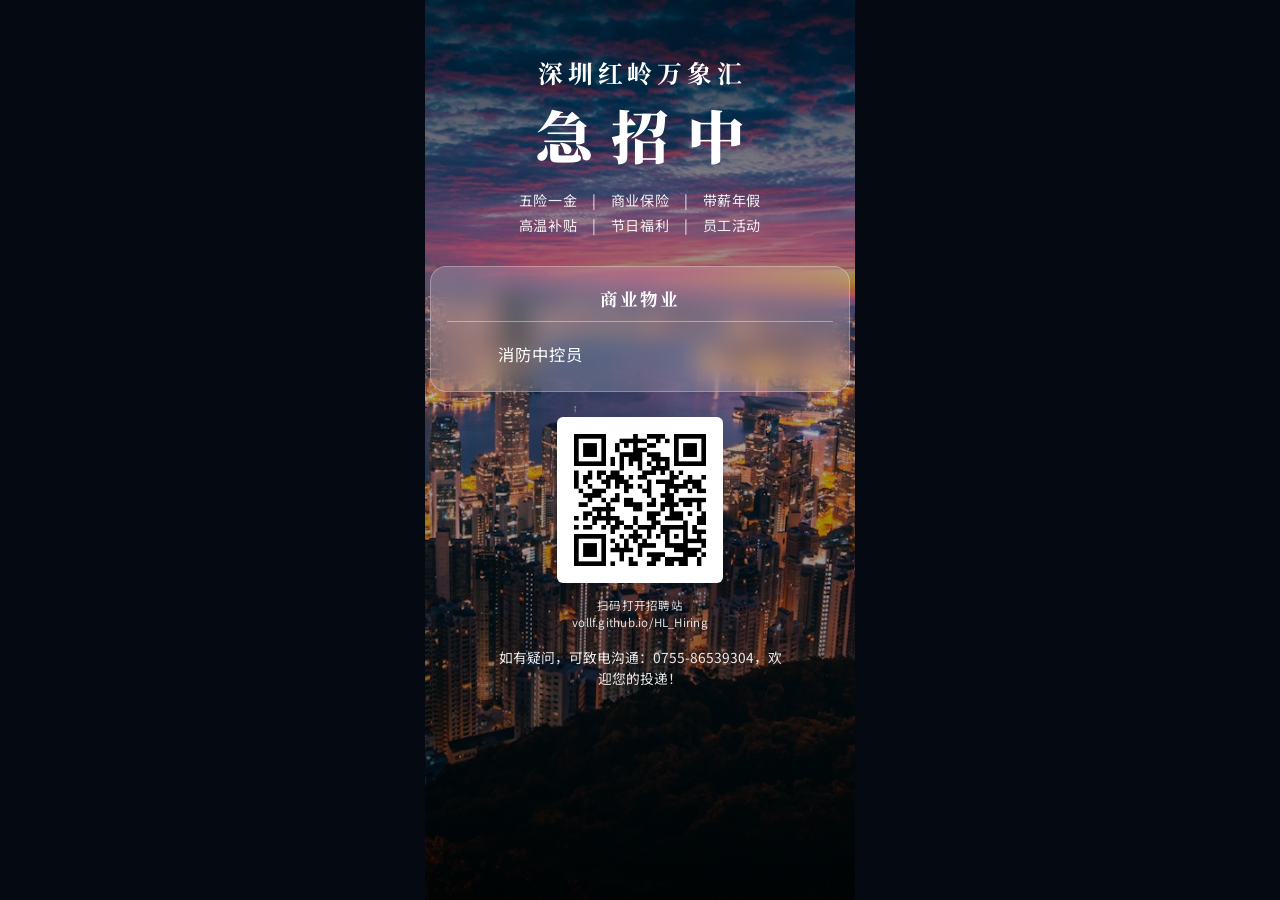
<file: poster.html>
<!DOCTYPE html>
<html lang="zh-CN">
<head>
  <meta charset="UTF-8" />
  <meta name="viewport" content="width=device-width, initial-scale=1" />
  <meta name="site-data" content="data/site.json" />
  <title>急招海报</title>
  <link rel="preconnect" href="https://fonts.googleapis.com" />
  <link rel="preconnect" href="https://fonts.gstatic.com" crossorigin />
  <link href="https://fonts.googleapis.com/css2?family=Noto+Sans+SC:wght@400;500&family=Noto+Serif+SC:wght@700;900&display=swap" rel="stylesheet" />
  <link rel="stylesheet" href="poster.css" />
</head>
<body>
  <article class="poster" id="posterRoot" hidden>
    <header class="poster__head" id="posterHead"></header>

    <div class="poster__benefits" id="posterBenefits"></div>

    <div class="poster__jobs">
      <h2 id="posterSectionTitle"></h2>
      <div class="poster__cols" id="posterJobCols"></div>
    </div>

    <figure class="poster__qr">
      <img id="posterQrImg" src="assets/qrcode.png" width="150" height="150" alt="招聘网站二维码" />
      <figcaption id="posterQrCap"></figcaption>
    </figure>

    <p class="poster__foot" id="posterFoot"></p>
  </article>
  <p id="posterError" style="padding:2rem;font-family:sans-serif;color:#666;" hidden></p>

  <script>
  (function () {
    function escapeHtml(str) {
      return String(str == null ? '' : str)
        .replace(/&/g, '&amp;')
        .replace(/</g, '&lt;')
        .replace(/>/g, '&gt;')
        .replace(/"/g, '&quot;');
    }

    function displayUrl(url) {
      return String(url || '').replace(/^https?:\/\//, '').replace(/\/$/, '');
    }

    function resolveJobTitles(site, poster) {
      if (poster.useJobsFromList !== false && Array.isArray(site.jobs) && site.jobs.length) {
        var seen = {};
        var list = [];
        site.jobs.forEach(function (j) {
          if (j && j.title && !seen[j.title]) {
            seen[j.title] = true;
            list.push(j.title);
          }
        });
        if (list.length) return list;
      }
      return Array.isArray(poster.jobTitles) ? poster.jobTitles : [];
    }

    function render(site) {
      var poster = site.poster || {};
      var headlines = Array.isArray(poster.headlines) && poster.headlines.length
        ? poster.headlines
        : (site.locations || []);
      var benefits = Array.isArray(poster.benefits) ? poster.benefits : [];
      var titles = resolveJobTitles(site, poster);
      var phone = site.phone || '';
      var siteUrl = poster.siteUrl || 'https://vollf.github.io/HL_Hiring/';
      var qrImg = poster.qrImage || 'assets/qrcode.png';

      document.title = poster.pageTitle || ('急招海报 · ' + headlines.slice(0, 2).join(' / '));

      var head = document.getElementById('posterHead');
      head.innerHTML = headlines.map(function (h) {
        return '<p>' + escapeHtml(h) + '</p>';
      }).join('') + '<h1>' + escapeHtml(poster.headlineMain || '急招中') + '</h1>';

      var mid = Math.ceil(benefits.length / 2) || 1;
      var b1 = benefits.slice(0, mid);
      var b2 = benefits.slice(mid);
      document.getElementById('posterBenefits').innerHTML =
        (b1.length ? '<p>' + b1.map(escapeHtml).join('　|　') + '</p>' : '') +
        (b2.length ? '<p>' + b2.map(escapeHtml).join('　|　') + '</p>' : '');

      document.getElementById('posterSectionTitle').textContent =
        poster.sectionTitle || '在招岗位';

      // 两列均分岗位名
      var half = Math.ceil(titles.length / 2) || 1;
      var cols = [titles.slice(0, half), titles.slice(half)];
      document.getElementById('posterJobCols').innerHTML = cols.map(function (col) {
        if (!col.length) return '';
        return '<ul>' + col.map(function (t) {
          return '<li>' + escapeHtml(t) + '</li>';
        }).join('') + '</ul>';
      }).join('');

      var img = document.getElementById('posterQrImg');
      img.src = qrImg;
      document.getElementById('posterQrCap').innerHTML =
        escapeHtml(poster.siteUrlLabel || '扫码打开招聘站') +
        '<br />' + escapeHtml(displayUrl(siteUrl));

      var prefix = poster.footPrefix != null ? poster.footPrefix : '如有疑问，可致电沟通：';
      var suffix = poster.footSuffix != null ? poster.footSuffix : '，期待您的投递！';
      document.getElementById('posterFoot').textContent = prefix + phone + suffix;

      document.getElementById('posterRoot').hidden = false;
    }

    var meta = document.querySelector('meta[name="site-data"]');
    var url = (meta && meta.content) || 'data/site.json';
    fetch(url + '?t=' + Date.now())
      .then(function (r) {
        if (!r.ok) throw new Error('HTTP ' + r.status);
        return r.json();
      })
      .then(render)
      .catch(function (err) {
        console.error(err);
        var el = document.getElementById('posterError');
        el.hidden = false;
        el.textContent = '海报数据加载失败，请确认 data/site.json 可访问，并用本地 HTTP 服务打开。';
      });
  })();
  </script>
</body>
</html>
</file>
<file: poster.css>
html,
body {
  margin: 0;
  min-height: 100%;
  background: #050a12;
}

.poster {
  position: relative;
  width: min(100vw, 430px);
  min-height: 100svh;
  margin: 0 auto;
  padding: 3.2rem 1.4rem 2.2rem;
  display: flex;
  flex-direction: column;
  align-items: center;
  text-align: center;
  color: #fff;
  font-family: "Noto Sans SC", "PingFang SC", "Microsoft YaHei", sans-serif;
  background:
    linear-gradient(180deg, rgba(0, 0, 0, 0.72) 0%, rgba(0, 0, 0, 0.25) 38%, rgba(0, 0, 0, 0.45) 72%, rgba(0, 0, 0, 0.82) 100%),
    url("assets/city-bg.jpg") center / cover no-repeat;
  box-sizing: border-box;
}

.poster__head p {
  margin: 0.15rem 0;
  font-family: "Noto Serif SC", serif;
  font-weight: 700;
  font-size: 1.55rem;
  letter-spacing: 0.2em;
  text-indent: 0.2em;
}

.poster__head h1 {
  margin: 1rem 0 1.4rem;
  font-family: "Noto Serif SC", serif;
  font-weight: 900;
  font-size: 3.6rem;
  letter-spacing: 0.32em;
  text-indent: 0.32em;
  line-height: 1;
}

.poster__benefits {
  margin-bottom: 1.6rem;
  font-size: 0.88rem;
  letter-spacing: 0.04em;
  opacity: 0.92;
}

.poster__benefits p {
  margin: 0.3rem 0;
}

.poster__jobs {
  width: 100%;
  padding: 1.2rem 1rem 1.1rem;
  border-radius: 1rem;
  background: rgba(255, 255, 255, 0.18);
  border: 1px solid rgba(255, 255, 255, 0.28);
  backdrop-filter: blur(12px);
}

.poster__jobs h2 {
  margin: 0 0 0.8rem;
  padding-bottom: 0.65rem;
  border-bottom: 1px solid rgba(255, 255, 255, 0.4);
  font-family: "Noto Serif SC", serif;
  font-size: 1.1rem;
  font-weight: 700;
  letter-spacing: 0.1em;
}

.poster__cols {
  display: grid;
  grid-template-columns: 1fr 1fr;
  gap: 0.4rem 0.8rem;
}

.poster__cols ul {
  list-style: none;
  margin: 0;
  padding: 0;
}

.poster__cols li {
  padding: 0.45rem 0;
  font-size: 1.02rem;
  letter-spacing: 0.06em;
}

.poster__qr {
  margin: 1.6rem 0 1rem;
}

.poster__qr img {
  width: 150px;
  height: 150px;
  padding: 8px;
  background: #fff;
  border-radius: 6px;
}

.poster__qr figcaption {
  margin-top: 0.55rem;
  font-size: 0.72rem;
  line-height: 1.45;
  opacity: 0.85;
  letter-spacing: 0.02em;
}

.poster__foot {
  margin: 0;
  max-width: 18rem;
  font-size: 0.86rem;
  line-height: 1.55;
  opacity: 0.9;
}
</file>
